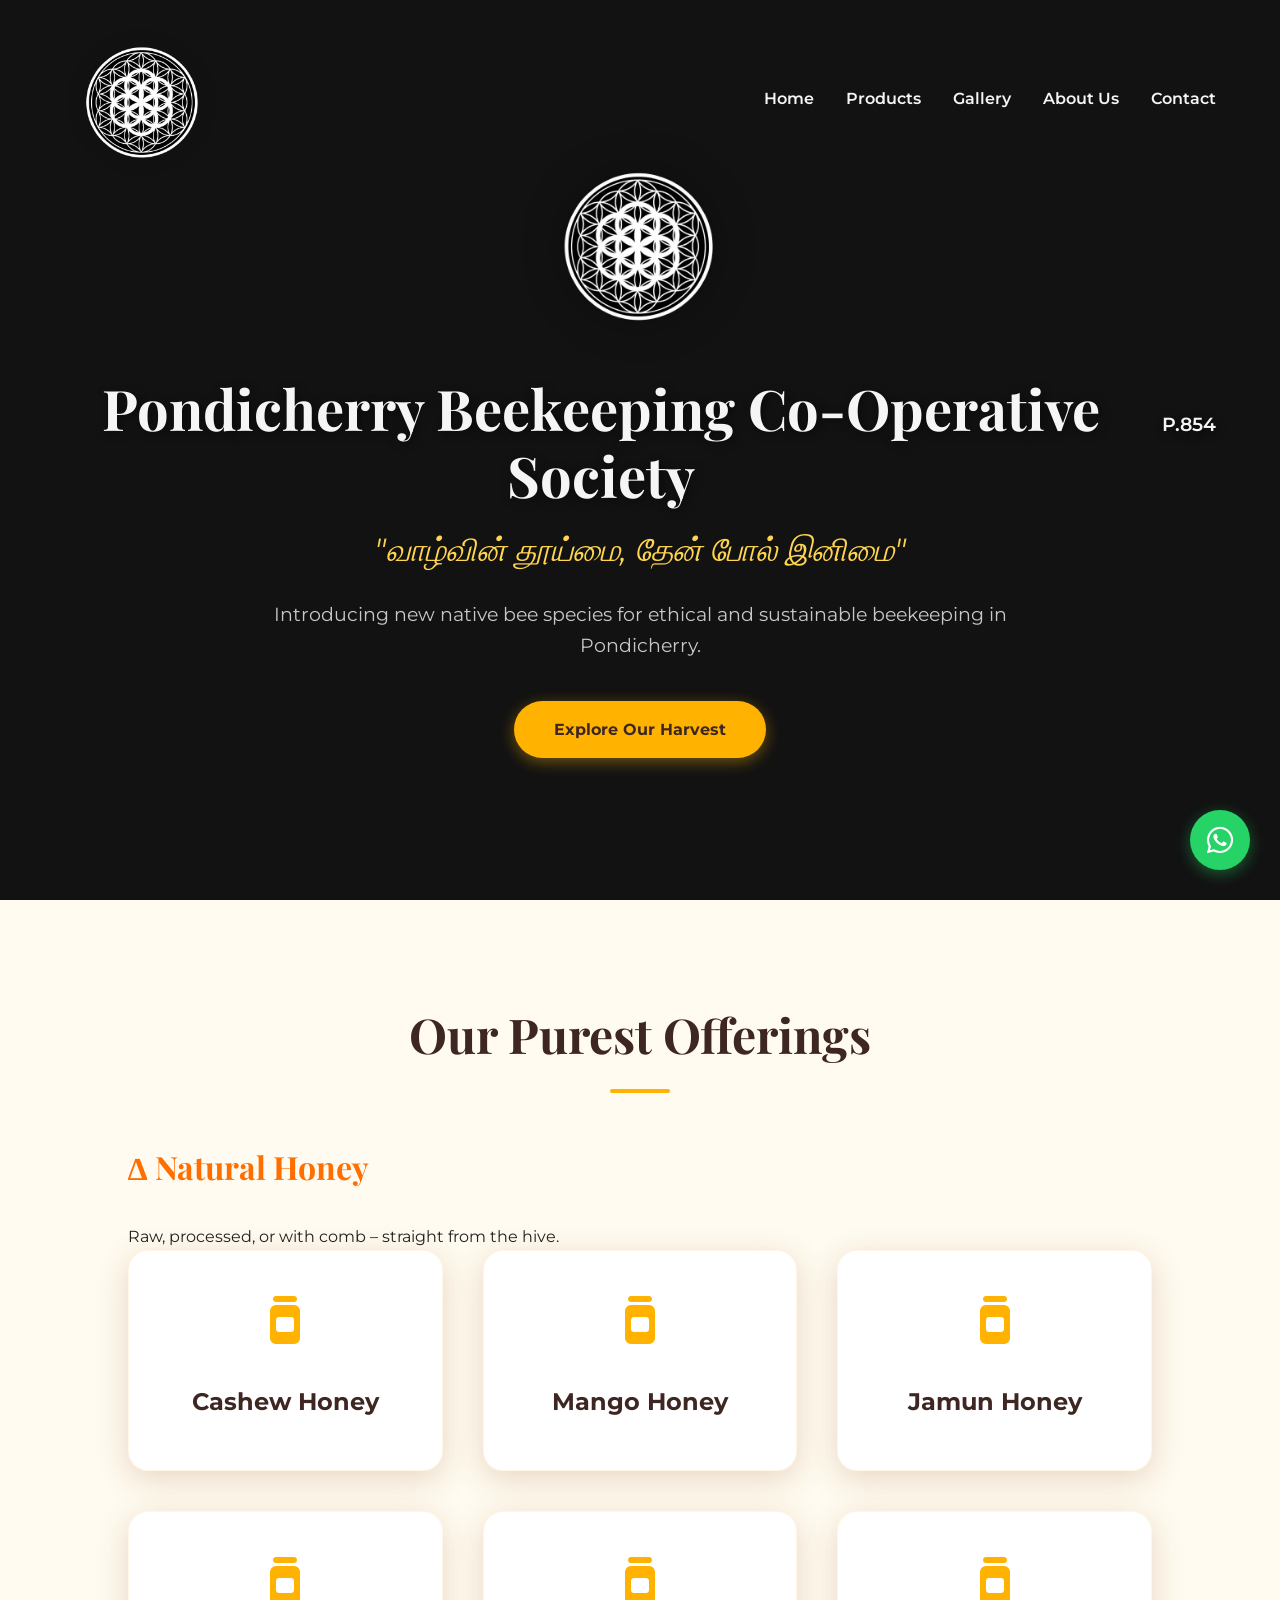
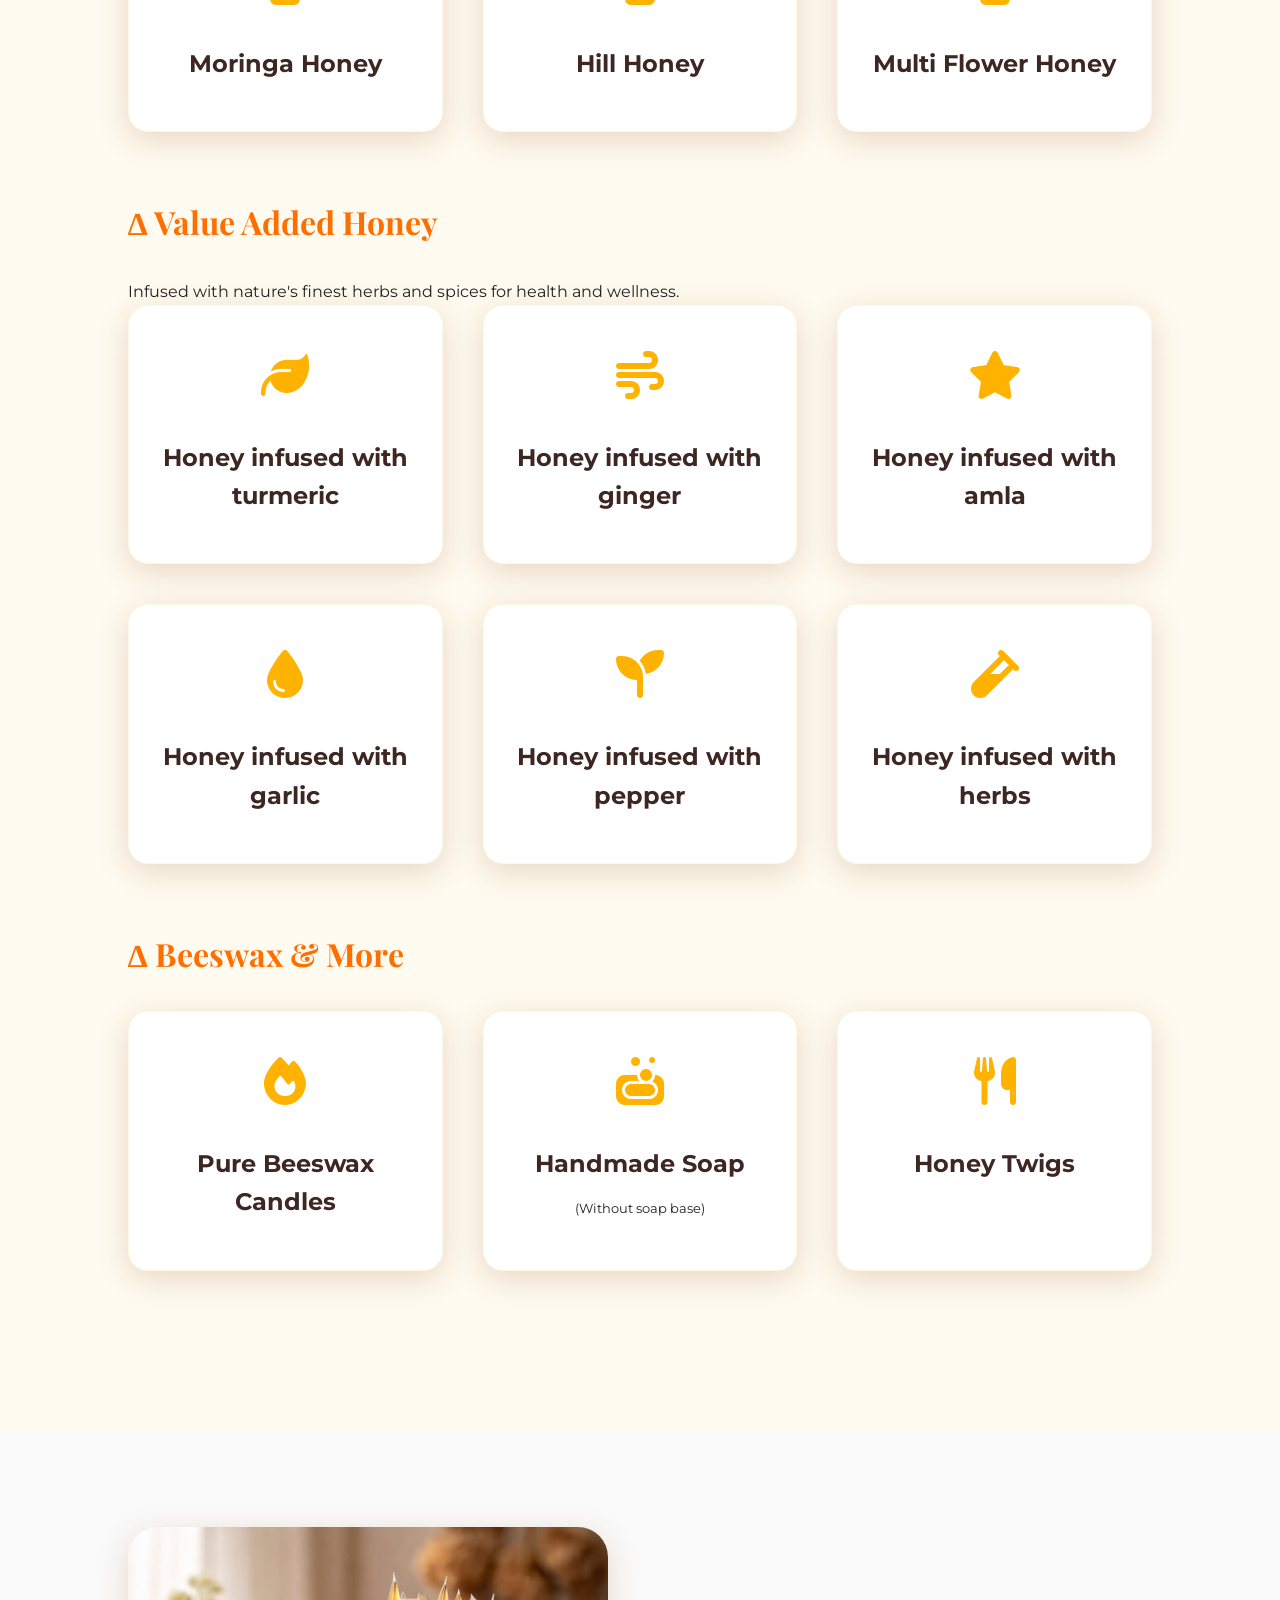
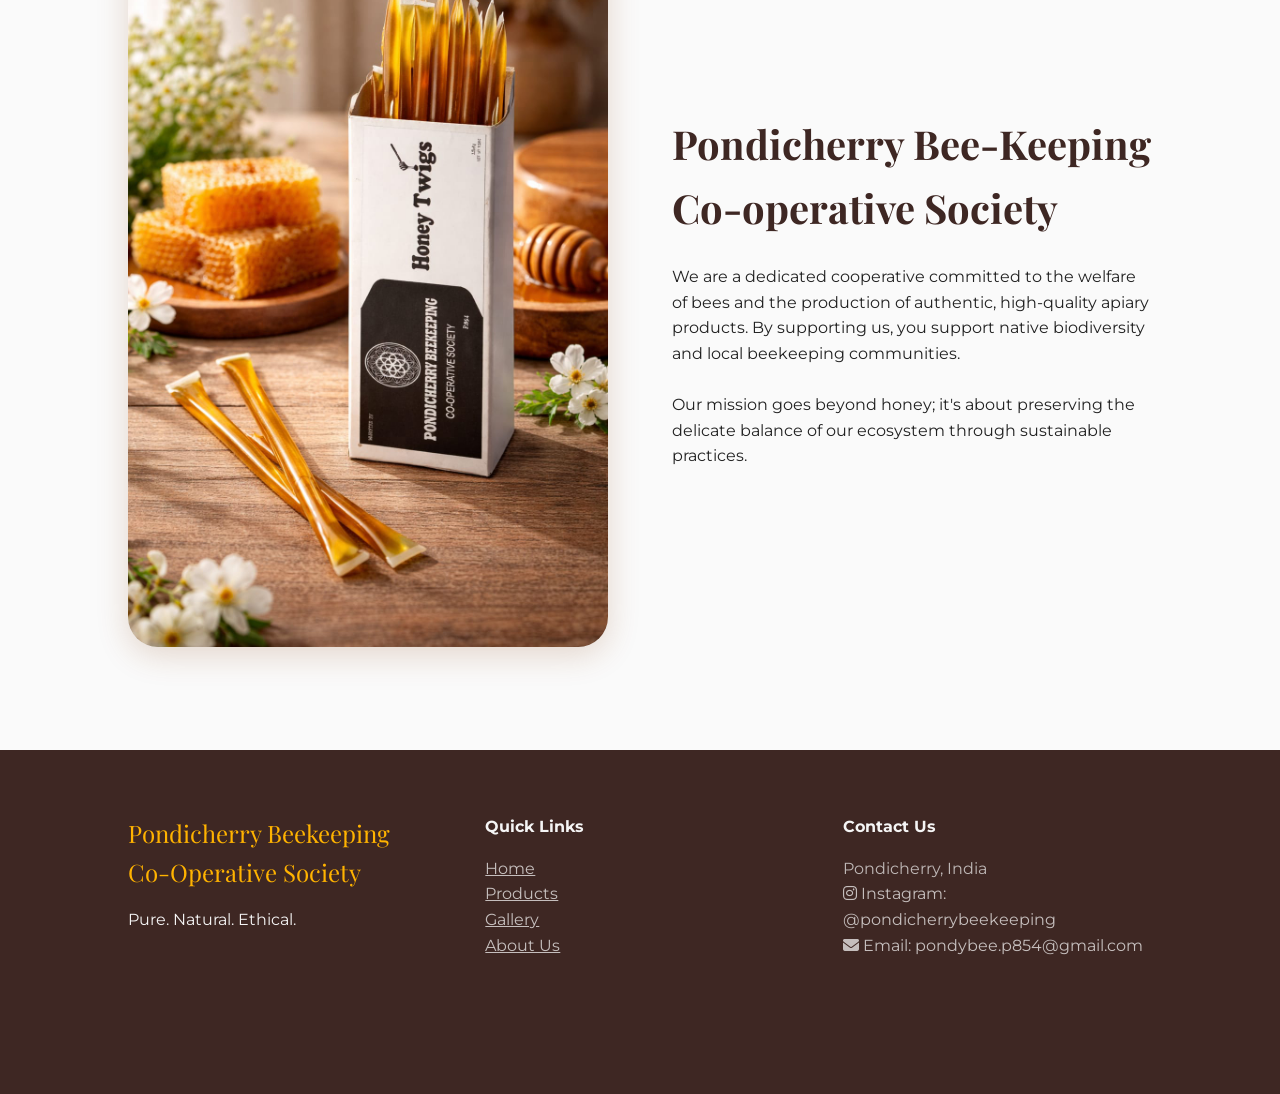
<file: index.html>
<!DOCTYPE html>
<html lang="en">

<head>
    <!-- Google tag (gtag.js) -->
    <script async src="https://www.googletagmanager.com/gtag/js?id=G-ML1HF67XV4"></script>
    <script>
      window.dataLayer = window.dataLayer || [];
      function gtag(){dataLayer.push(arguments);}
      gtag('js', new Date());

      gtag('config', 'G-ML1HF67XV4');
    </script>

    <meta charset="UTF-8">
    <meta name="viewport" content="width=device-width, initial-scale=1.0">
    <title>Pondy Bee | Save the Bees, Sustain the Future</title>
    <meta name="description"
        content="Pondicherry Bee-Keeping Co-operative Society. Pure, raw honey and beeswax products. Save the bees, support native species.">
    <link rel="stylesheet" href="style.css">
    <link rel="stylesheet" href="https://cdnjs.cloudflare.com/ajax/libs/font-awesome/6.4.0/css/all.min.css">
</head>

<body>

    <header id="header">
        <a href="#" class="logo">
            <img src="images/logo-trans.png" alt="Pondy Bee Logo" id="main-logo">
        </a>
        <nav>
            <ul id="nav-menu">
                <li><a href="#hero">Home</a></li>
                <li><a href="#products">Products</a></li>
                <li><a href="gallery.html">Gallery</a></li>
                <li><a href="about-us.html">About Us</a></li>
                <li><a href="https://www.instagram.com/pondicherrybeekeeping/?hl=en" target="_blank">Contact</a></li>
            </ul>
        </nav>
        <div class="menu-toggle" id="mobile-menu">
            <i class="fas fa-bars"></i>
        </div>
    </header>

    <section class="hero" id="hero">
        <div class="hero-content reveal">
            <img src="images/logo-trans.png" alt="Pondy Bee Logo" class="hero-logo">
            <h1 class="hero-title">
                <span class="title-text">
                    <span class="main-title">Pondicherry Beekeeping</span>
                    <span class="sub-title">Co-Operative Society</span>
                </span>
                <span class="reg-no">P.854</span>
            </h1>
            <p class="tamil-subtitle">"வாழ்வின் தூய்மை, தேன் போல் இனிமை"</p>
            <p class="mission-text">Introducing new native bee species for ethical and sustainable beekeeping in
                Pondicherry.</p>
            <a href="#products" class="btn">Explore Our Harvest</a>
        </div>
    </section>

    <section id="products">
        <h2 class="section-title reveal">Our Purest Offerings</h2>

        <div class="product-category reveal">
            <h3>∆ Natural Honey</h3>
            <p>Raw, processed, or with comb – straight from the hive.</p>
            <div class="products-grid">
                <div class="product-card">
                    <div class="product-icon"><i class="fas fa-jar"></i></div>
                    <h4>Cashew Honey</h4>
                </div>
                <div class="product-card">
                    <div class="product-icon"><i class="fas fa-jar"></i></div>
                    <h4>Mango Honey</h4>
                </div>
                <div class="product-card">
                    <div class="product-icon"><i class="fas fa-jar"></i></div>
                    <h4>Jamun Honey</h4>
                </div>
                <div class="product-card">
                    <div class="product-icon"><i class="fas fa-jar"></i></div>
                    <h4>Moringa Honey</h4>
                </div>
                <div class="product-card">
                    <div class="product-icon"><i class="fas fa-jar"></i></div>
                    <h4>Hill Honey</h4>
                </div>
                <div class="product-card">
                    <div class="product-icon"><i class="fas fa-jar"></i></div>
                    <h4>Multi Flower Honey</h4>
                </div>
            </div>
        </div>

        <div class="product-category reveal">
            <h3>∆ Value Added Honey</h3>
            <p>Infused with nature's finest herbs and spices for health and wellness.</p>
            <div class="products-grid">
                <div class="product-card">
                    <div class="product-icon"><i class="fas fa-leaf"></i></div>
                    <h4>Honey infused with turmeric</h4>
                </div>
                <div class="product-card">
                    <div class="product-icon"><i class="fas fa-wind"></i></div>
                    <h4>Honey infused with ginger</h4>
                </div>
                <div class="product-card">
                    <div class="product-icon"><i class="fas fa-star"></i></div>
                    <h4>Honey infused with amla</h4>
                </div>
                <div class="product-card">
                    <div class="product-icon"><i class="fas fa-tint"></i></div>
                    <h4>Honey infused with garlic</h4>
                </div>
                <div class="product-card">
                    <div class="product-icon"><i class="fas fa-seedling"></i></div>
                    <h4>Honey infused with pepper</h4>
                </div>
                <div class="product-card">
                    <div class="product-icon"><i class="fas fa-vial"></i></div>
                    <h4>Honey infused with herbs</h4>
                </div>
            </div>
        </div>

        <div class="product-category reveal">
            <h3>∆ Beeswax & More</h3>
            <div class="products-grid">
                <div class="product-card">
                    <div class="product-icon"><i class="fas fa-fire"></i></div>
                    <h4>Pure Beeswax Candles</h4>
                </div>
                <div class="product-card">
                    <div class="product-icon"><i class="fas fa-soap"></i></div>
                    <h4>Handmade Soap</h4>
                    <p style="font-size: 0.8rem; margin-top: 0.5rem;">(Without soap base)</p>
                </div>
                <div class="product-card">
                    <div class="product-icon"><i class="fas fa-utensils"></i></div>
                    <h4>Honey Twigs</h4>
                </div>
            </div>
        </div>
    </section>

    <section class="society" id="society">
        <div class="reveal">
            <img src="images/WhatsApp Image 2026-04-22 at 20.37.37 (2).jpeg" alt="Pondy Bee Society"
                class="society-img">
        </div>
        <div class="society-content reveal">
            <h2>Pondicherry Bee-Keeping Co-operative Society</h2>
            <p>We are a dedicated cooperative committed to the welfare of bees and the production of authentic,
                high-quality apiary products. By supporting us, you support native biodiversity and local beekeeping
                communities.</p>
            <br>
            <p>Our mission goes beyond honey; it's about preserving the delicate balance of our ecosystem through
                sustainable practices.</p>
        </div>
    </section>

    <footer id="contact">
        <div class="footer-content">
            <div class="reveal">
                <div class="footer-logo">Pondicherry Beekeeping Co-Operative Society</div>
                <p>Pure. Natural. Ethical.</p>
            </div>
            <div class="reveal">
                <h4>Quick Links</h4>
                <ul style="list-style: none; margin-top: 1rem;">
                    <li><a href="#hero" style="color: white; opacity: 0.7;">Home</a></li>
                    <li><a href="#products" style="color: white; opacity: 0.7;">Products</a></li>
                    <li><a href="gallery.html" style="color: white; opacity: 0.7;">Gallery</a></li>
                    <li><a href="about-us.html" style="color: white; opacity: 0.7;">About Us</a></li>
                </ul>
            </div>
            <div class="reveal">
                <h4>Contact Us</h4>
                <p style="margin-top: 1rem; opacity: 0.7;">Pondicherry, India</p>
                <p style="opacity: 0.7;"><a href="https://www.instagram.com/pondicherrybeekeeping/?hl=en" target="_blank" style="color: white; text-decoration: none;"><i class="fab fa-instagram"></i> Instagram: @pondicherrybeekeeping</a></p>
                <p style="opacity: 0.7;"><a href="mailto:pondybee.p854@gmail.com" style="color: white; text-decoration: none;"><i class="fas fa-envelope"></i> Email: pondybee.p854@gmail.com</a></p>
            </div>
        </div>
        <div class="footer-bottom reveal">
            &copy; 2026 Pondicherry Bee-Keeping Co-operative Society. All rights reserved.
        </div>
    </footer>

    <script src="script.js"></script>
    <a href="https://wa.me/916382451476" class="whatsapp-float" target="_blank">
        <i class="fab fa-whatsapp"></i>
    </a>

</body>

</html>
</file>
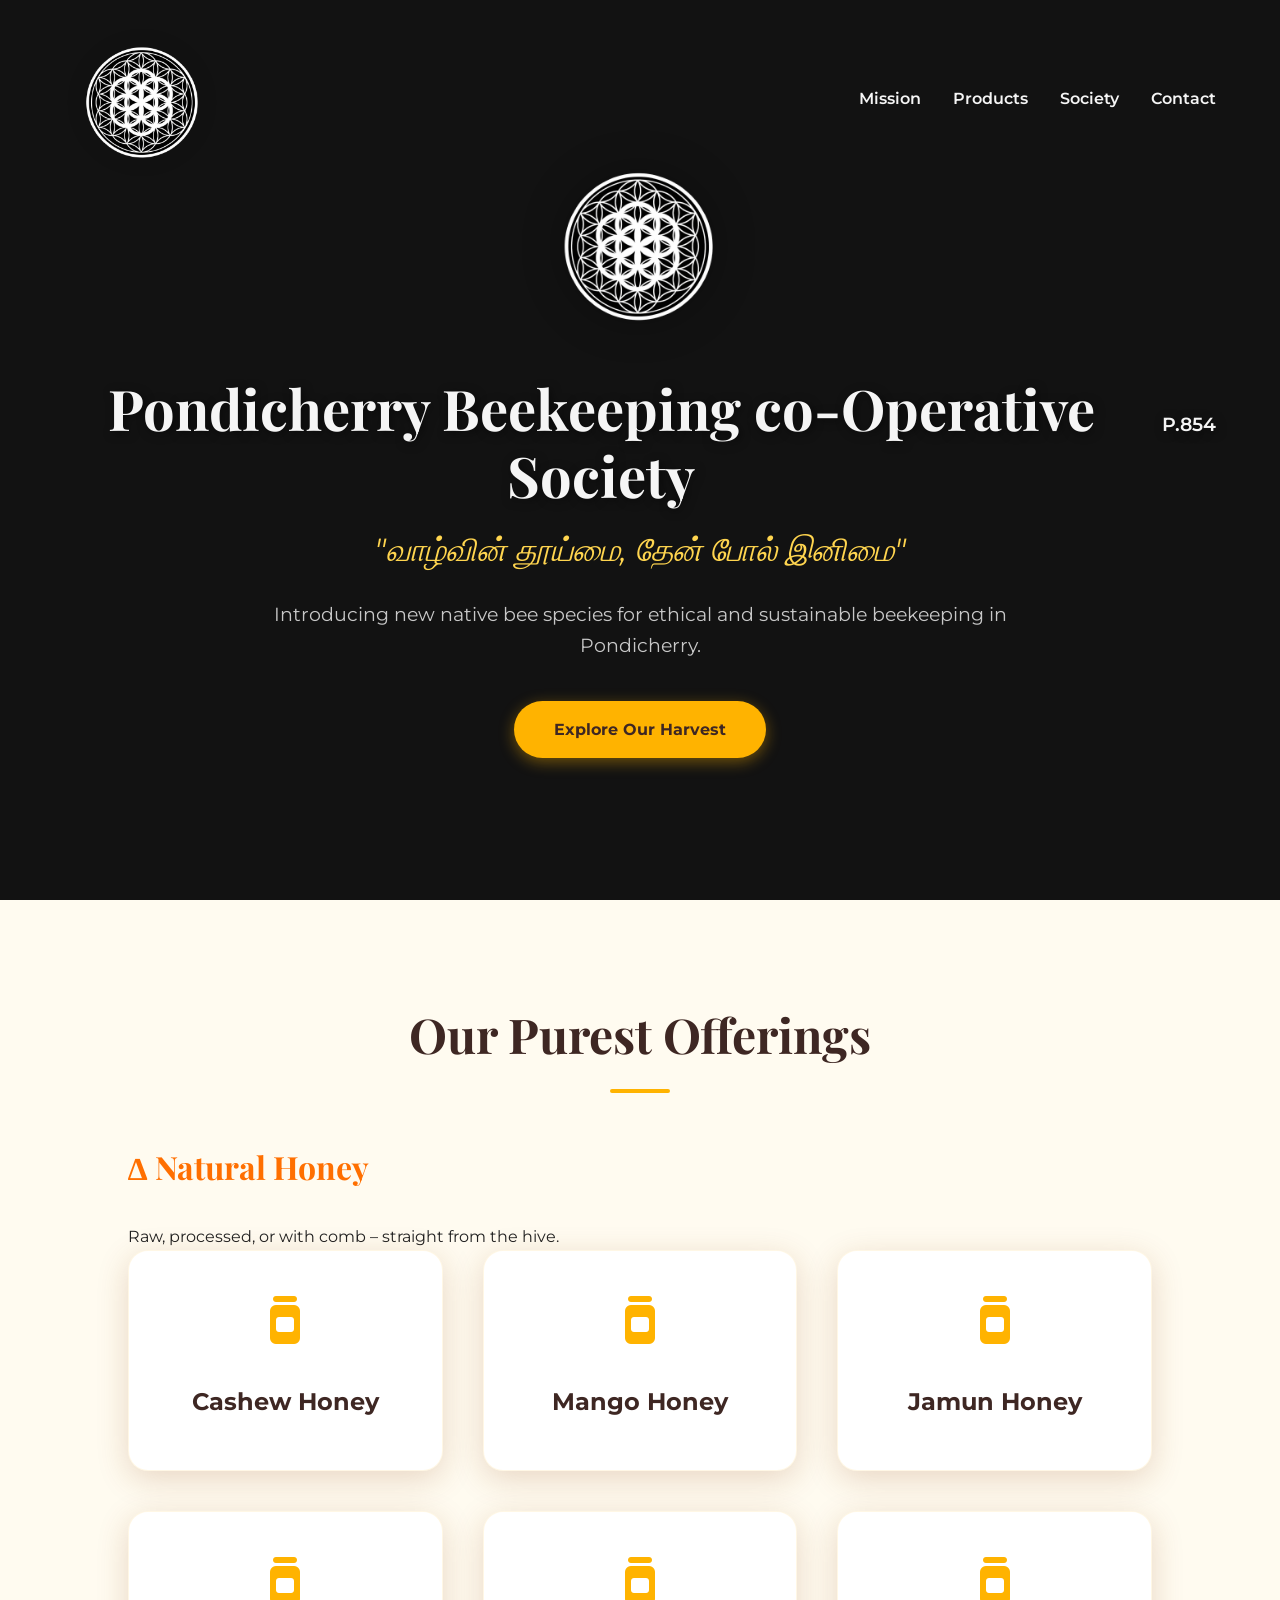
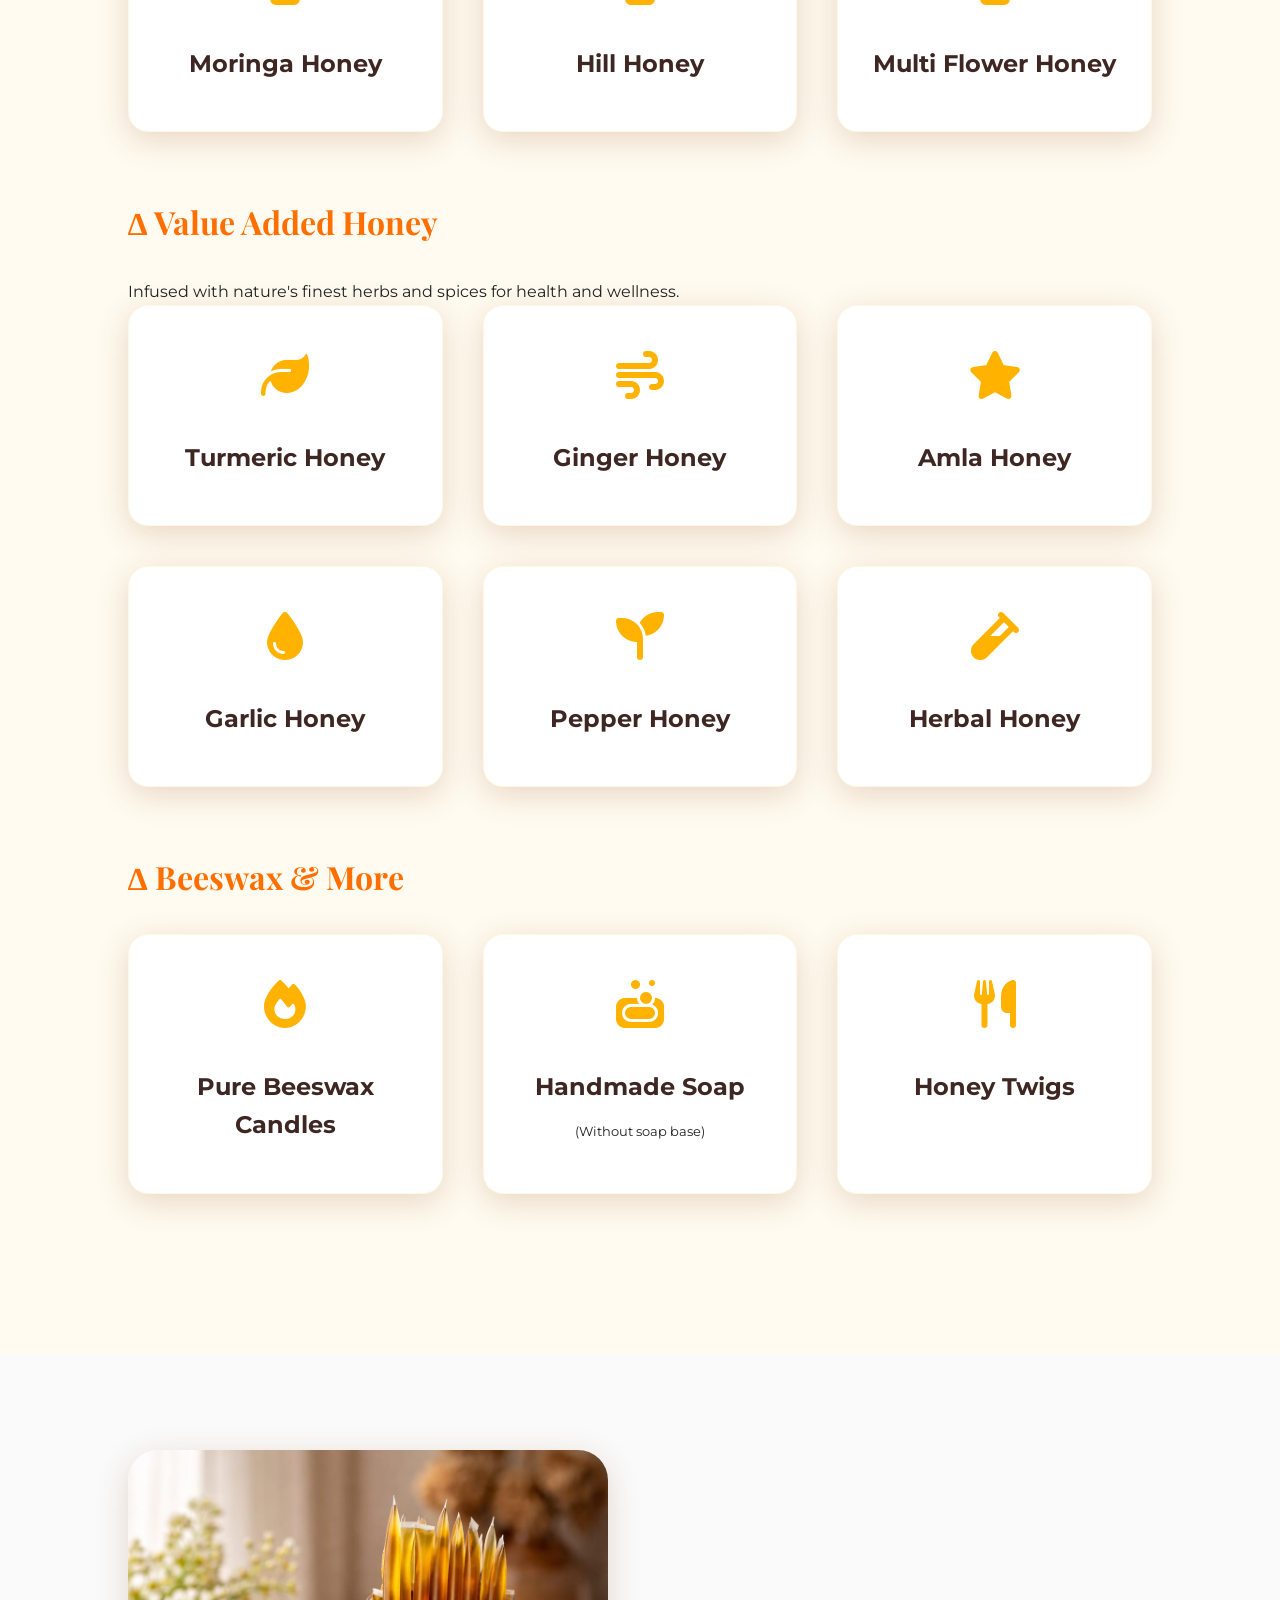
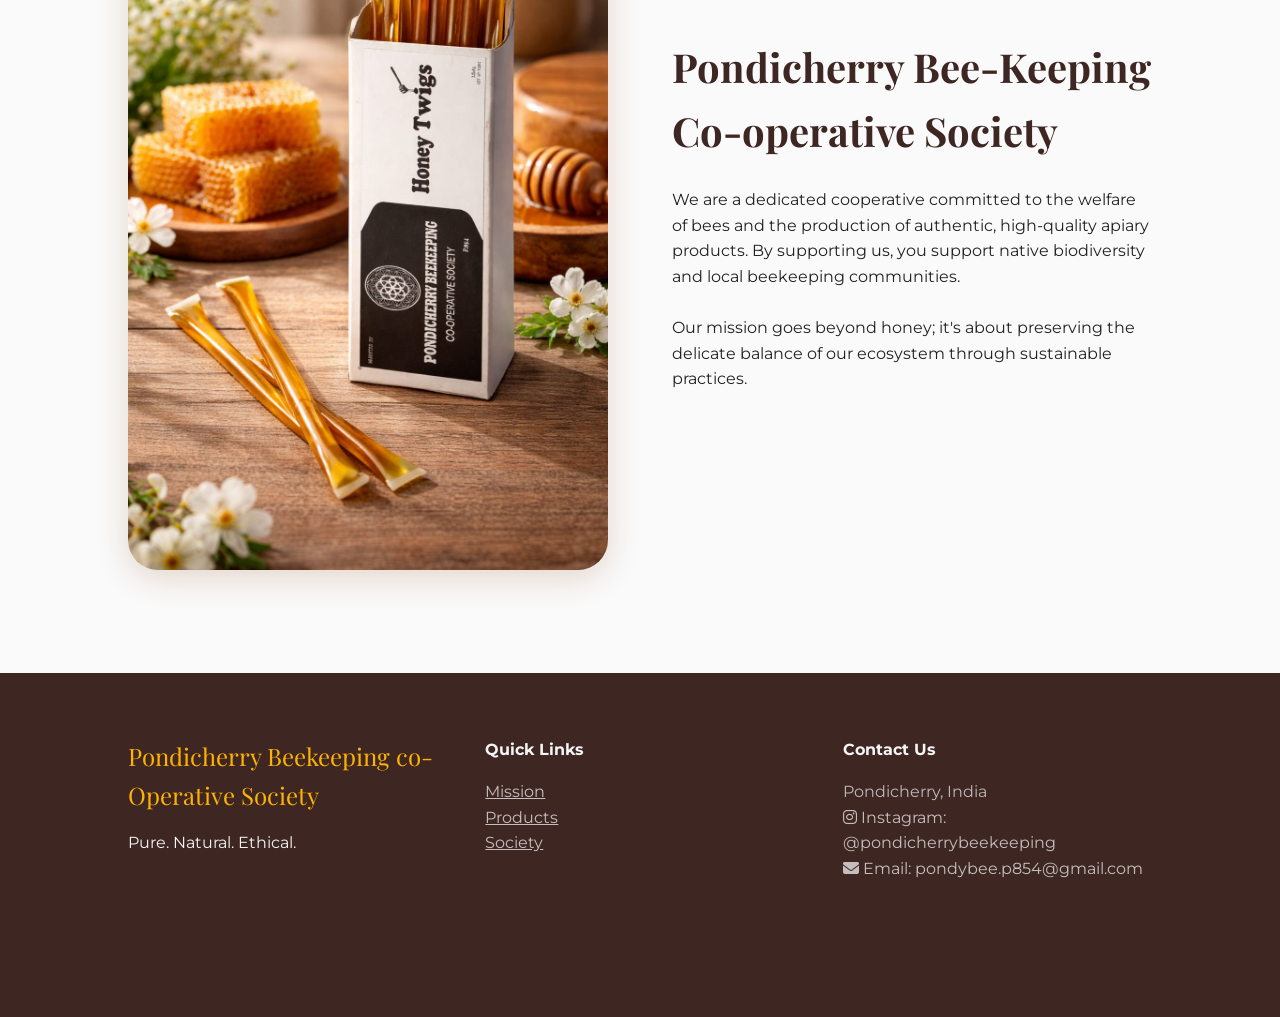
<file: 1/index.html>
<!DOCTYPE html>
<html lang="en">

<head>
    <meta charset="UTF-8">
    <meta name="viewport" content="width=device-width, initial-scale=1.0">
    <title>Pondy Bee | Save the Bees, Sustain the Future</title>
    <meta name="description"
        content="Pondicherry Bee-Keeping Co-operative Society. Pure, raw honey and beeswax products. Save the bees, support native species.">
    <link rel="stylesheet" href="style.css">
    <link rel="stylesheet" href="https://cdnjs.cloudflare.com/ajax/libs/font-awesome/6.4.0/css/all.min.css">
</head>

<body>

    <header id="header">
        <a href="#" class="logo">
            <img src="images/logo-trans.png" alt="Pondy Bee Logo" id="main-logo">
        </a>
        <nav>
            <ul id="nav-menu">
                <li><a href="#hero">Mission</a></li>
                <li><a href="#products">Products</a></li>
                <li><a href="#society">Society</a></li>
                <li><a href="https://www.instagram.com/pondicherrybeekeeping/?hl=en" target="_blank">Contact</a></li>
            </ul>
        </nav>
        <div class="menu-toggle" id="mobile-menu">
            <i class="fas fa-bars"></i>
        </div>
    </header>

    <section class="hero" id="hero">
        <div class="hero-content reveal">
            <img src="images/logo-trans.png" alt="Pondy Bee Logo" class="hero-logo">
            <h1 class="hero-title">
                Pondicherry Beekeeping co-Operative Society
                <span class="reg-no">P.854</span>
            </h1>
            <p class="tamil-subtitle">"வாழ்வின் தூய்மை, தேன் போல் இனிமை"</p>
            <p class="mission-text">Introducing new native bee species for ethical and sustainable beekeeping in
                Pondicherry.</p>
            <a href="#products" class="btn">Explore Our Harvest</a>
        </div>
    </section>

    <section id="products">
        <h2 class="section-title reveal">Our Purest Offerings</h2>

        <div class="product-category reveal">
            <h3>∆ Natural Honey</h3>
            <p>Raw, processed, or with comb – straight from the hive.</p>
            <div class="products-grid">
                <div class="product-card">
                    <div class="product-icon"><i class="fas fa-jar"></i></div>
                    <h4>Cashew Honey</h4>
                </div>
                <div class="product-card">
                    <div class="product-icon"><i class="fas fa-jar"></i></div>
                    <h4>Mango Honey</h4>
                </div>
                <div class="product-card">
                    <div class="product-icon"><i class="fas fa-jar"></i></div>
                    <h4>Jamun Honey</h4>
                </div>
                <div class="product-card">
                    <div class="product-icon"><i class="fas fa-jar"></i></div>
                    <h4>Moringa Honey</h4>
                </div>
                <div class="product-card">
                    <div class="product-icon"><i class="fas fa-jar"></i></div>
                    <h4>Hill Honey</h4>
                </div>
                <div class="product-card">
                    <div class="product-icon"><i class="fas fa-jar"></i></div>
                    <h4>Multi Flower Honey</h4>
                </div>
            </div>
        </div>

        <div class="product-category reveal">
            <h3>∆ Value Added Honey</h3>
            <p>Infused with nature's finest herbs and spices for health and wellness.</p>
            <div class="products-grid">
                <div class="product-card">
                    <div class="product-icon"><i class="fas fa-leaf"></i></div>
                    <h4>Turmeric Honey</h4>
                </div>
                <div class="product-card">
                    <div class="product-icon"><i class="fas fa-wind"></i></div>
                    <h4>Ginger Honey</h4>
                </div>
                <div class="product-card">
                    <div class="product-icon"><i class="fas fa-star"></i></div>
                    <h4>Amla Honey</h4>
                </div>
                <div class="product-card">
                    <div class="product-icon"><i class="fas fa-tint"></i></div>
                    <h4>Garlic Honey</h4>
                </div>
                <div class="product-card">
                    <div class="product-icon"><i class="fas fa-seedling"></i></div>
                    <h4>Pepper Honey</h4>
                </div>
                <div class="product-card">
                    <div class="product-icon"><i class="fas fa-vial"></i></div>
                    <h4>Herbal Honey</h4>
                </div>
            </div>
        </div>

        <div class="product-category reveal">
            <h3>∆ Beeswax & More</h3>
            <div class="products-grid">
                <div class="product-card">
                    <div class="product-icon"><i class="fas fa-fire"></i></div>
                    <h4>Pure Beeswax Candles</h4>
                </div>
                <div class="product-card">
                    <div class="product-icon"><i class="fas fa-soap"></i></div>
                    <h4>Handmade Soap</h4>
                    <p style="font-size: 0.8rem; margin-top: 0.5rem;">(Without soap base)</p>
                </div>
                <div class="product-card">
                    <div class="product-icon"><i class="fas fa-utensils"></i></div>
                    <h4>Honey Twigs</h4>
                </div>
            </div>
        </div>
    </section>

    <section class="society" id="society">
        <div class="reveal">
            <img src="images/WhatsApp Image 2026-04-22 at 20.37.37 (2).jpeg" alt="Pondy Bee Society"
                class="society-img">
        </div>
        <div class="society-content reveal">
            <h2>Pondicherry Bee-Keeping Co-operative Society</h2>
            <p>We are a dedicated cooperative committed to the welfare of bees and the production of authentic,
                high-quality apiary products. By supporting us, you support native biodiversity and local beekeeping
                communities.</p>
            <br>
            <p>Our mission goes beyond honey; it's about preserving the delicate balance of our ecosystem through
                sustainable practices.</p>
        </div>
    </section>

    <footer id="contact">
        <div class="footer-content">
            <div class="reveal">
                <div class="footer-logo">Pondicherry Beekeeping co-Operative Society</div>
                <p>Pure. Natural. Ethical.</p>
            </div>
            <div class="reveal">
                <h4>Quick Links</h4>
                <ul style="list-style: none; margin-top: 1rem;">
                    <li><a href="#hero" style="color: white; opacity: 0.7;">Mission</a></li>
                    <li><a href="#products" style="color: white; opacity: 0.7;">Products</a></li>
                    <li><a href="#society" style="color: white; opacity: 0.7;">Society</a></li>
                </ul>
            </div>
            <div class="reveal">
                <h4>Contact Us</h4>
                <p style="margin-top: 1rem; opacity: 0.7;">Pondicherry, India</p>
                <p style="opacity: 0.7;"><a href="https://www.instagram.com/pondicherrybeekeeping/?hl=en" target="_blank" style="color: white; text-decoration: none;"><i class="fab fa-instagram"></i> Instagram: @pondicherrybeekeeping</a></p>
                <p style="opacity: 0.7;"><a href="mailto:pondybee.p854@gmail.com" style="color: white; text-decoration: none;"><i class="fas fa-envelope"></i> Email: pondybee.p854@gmail.com</a></p>
            </div>
        </div>
        <div class="footer-bottom reveal">
            &copy; 2026 Pondicherry Bee-Keeping Co-operative Society. All rights reserved.
        </div>
    </footer>

    <script src="script.js"></script>
</body>

</html>
</file>
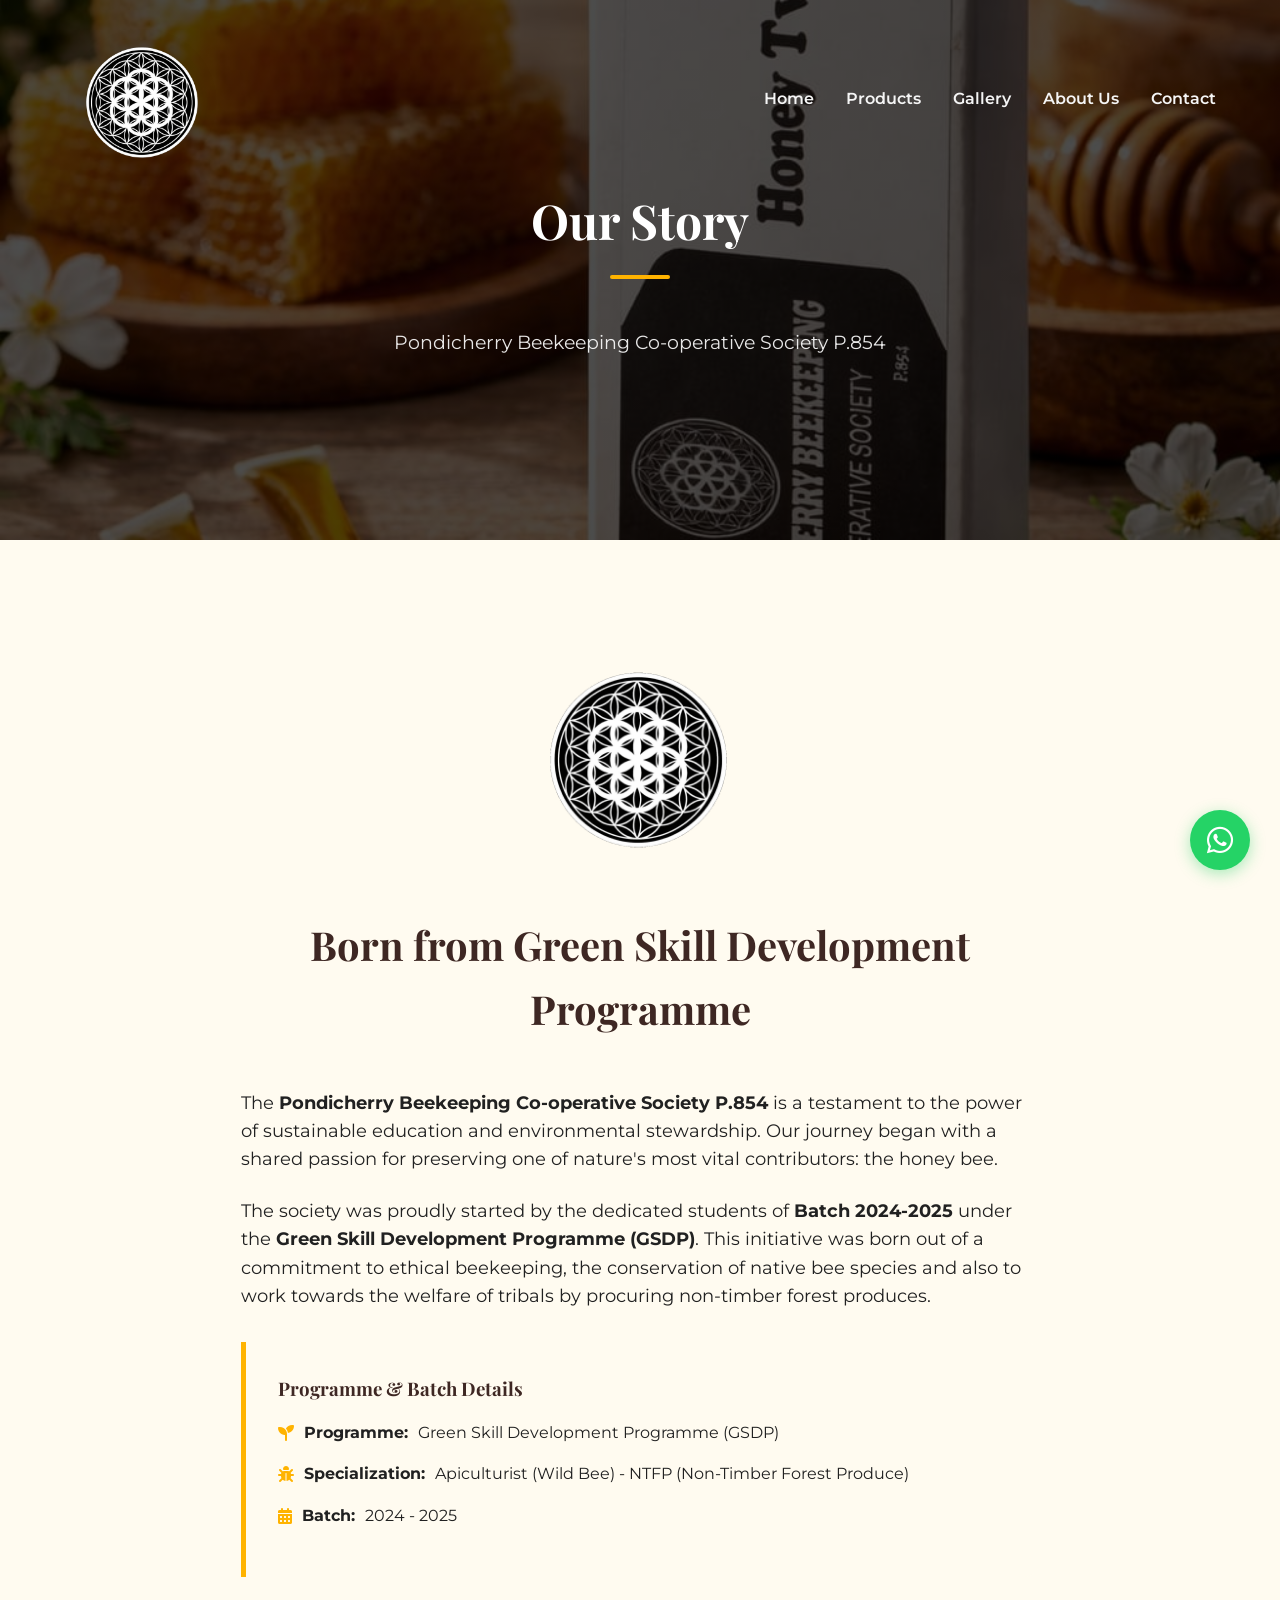
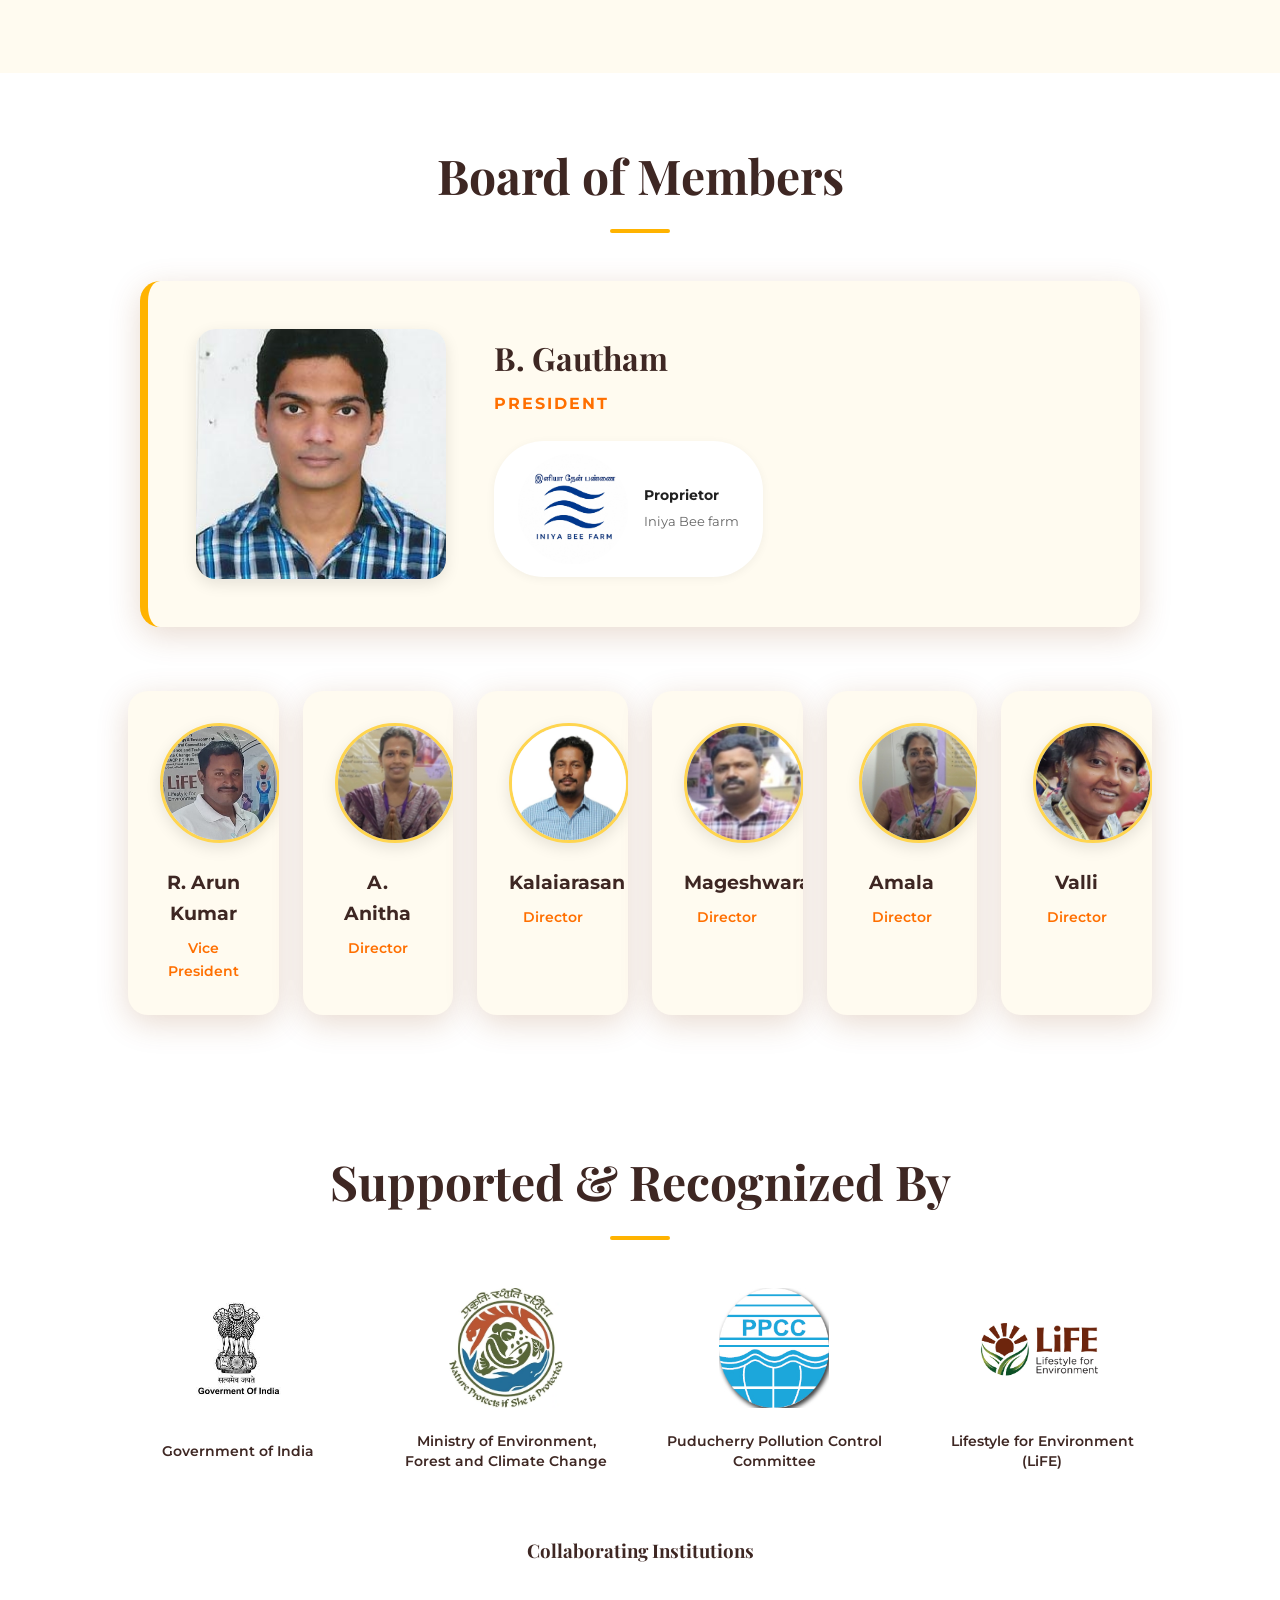
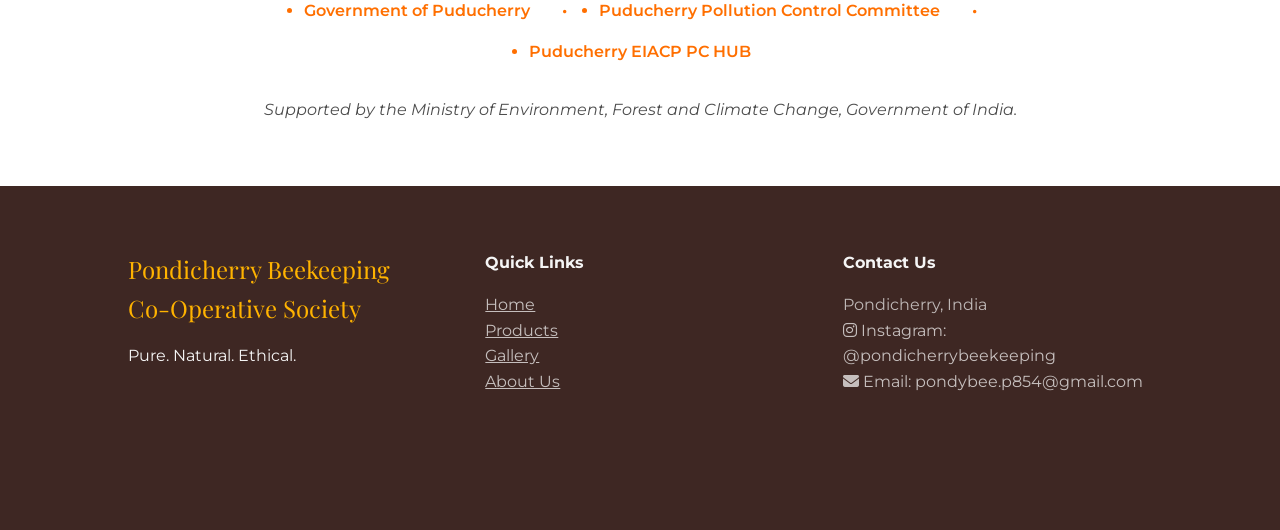
<file: about-us.html>
<!DOCTYPE html>
<html lang="en">

<head>
    <!-- Google tag (gtag.js) -->
    <script async src="https://www.googletagmanager.com/gtag/js?id=G-ML1HF67XV4"></script>
    <script>
      window.dataLayer = window.dataLayer || [];
      function gtag(){dataLayer.push(arguments);}
      gtag('js', new Date());

      gtag('config', 'G-ML1HF67XV4');
    </script>

    <meta charset="UTF-8">
    <meta name="viewport" content="width=device-width, initial-scale=1.0">
    <title>About Us | Pondy Bee - Our Story & Partners</title>
    <meta name="description"
        content="Learn about the origins of Pondicherry Beekeeping Co-operative Society P.854, started by GSDP students of batch 2024-2025.">
    <link rel="stylesheet" href="style.css">
    <link rel="stylesheet" href="https://cdnjs.cloudflare.com/ajax/libs/font-awesome/6.4.0/css/all.min.css">
    <style>
        .about-hero {
            height: 60vh;
            background: linear-gradient(rgba(0, 0, 0, 0.7), rgba(0, 0, 0, 0.7)), url('images/WhatsApp Image 2026-04-22 at 20.37.37 (2).jpeg');
            background-size: cover;
            background-position: center;
            display: flex;
            align-items: center;
            justify-content: center;
            text-align: center;
            color: white;
        }

        .partners-section {
            background: #fff;
            padding: 4rem 10%;
        }

        .partners-grid {
            display: grid;
            grid-template-columns: repeat(auto-fit, minmax(200px, 1fr));
            gap: 3rem;
            align-items: center;
            justify-items: center;
            margin-top: 3rem;
        }

        .collaborators-list {
            display: flex;
            flex-wrap: wrap;
            justify-content: center;
            gap: 1rem 2rem;
            font-weight: 600;
            color: var(--accent);
            padding: 0 5%;
            /* list-style: none; */
        }

        .collaborators-list li {
            position: relative;
        }

        .collaborators-list li:not(:last-child)::after {
            content: '•';
            margin-left: 2rem;
            color: var(--accent);
        }

        .partner-card {
            text-align: center;
            transition: transform 0.3s ease;
            width: 100%;
            max-width: 250px;
        }

        .partner-card:hover {
            transform: translateY(-5px);
        }

        .partner-logo {
            max-width: 100%;
            height: auto;
            max-height: 120px;
            margin-bottom: 1rem;
            filter: grayscale(20%);
            transition: filter 0.3s ease;
            object-fit: contain;
        }

        .partner-card:hover .partner-logo {
            filter: grayscale(0%);
        }

        .partner-name {
            font-size: 0.9rem;
            font-weight: 600;
            color: var(--secondary);
            line-height: 1.4;
        }

        .gsdp-details {
            background: var(--bg-light);
            border-left: 5px solid var(--primary);
            padding: 2rem;
            margin-top: 2rem;
            border-radius: 0 15px 15px 0;
        }

        .gsdp-details h3 {
            color: var(--secondary);
            margin-bottom: 1rem;
        }

        .gsdp-list {
            list-style: none;
        }

        .gsdp-list li {
            margin-bottom: 1rem;
            display: flex;
            align-items: flex-start;
            gap: 10px;
        }

        .gsdp-list i {
            color: var(--primary);
            margin-top: 5px;
        }

        .story-content {
            max-width: 900px;
            margin: 0 auto;
            padding: 0 5%;
        }

        .logo-main-about {
            max-width: 250px;
            width: 100%;
            margin-bottom: 2rem;
        }

        @media (max-width: 768px) {
            .about-hero {
                height: 50vh;
            }

            .about-hero h1 {
                font-size: 2.2rem !important;
            }

            .partners-grid {
                grid-template-columns: repeat(auto-fit, minmax(140px, 1fr));
                gap: 2rem;
            }

            .collaborators-list {
                flex-direction: column;
                gap: 1.5rem;
                align-items: center;
            }

            .collaborators-list li:not(:last-child)::after {
                display: none;
            }

            .gsdp-details {
                padding: 1.5rem;
                border-radius: 15px;
                border-left: none !important;
                border-top: 5px solid var(--primary) !important;
            }

            section {
                padding: 4rem 5% !important;
                overflow-x: hidden;
            }
        }

        /* Board of Members Styles */
        .board-section {
            padding: 4rem 10%;
            background: #fff;
        }

        .board-container {
            max-width: 1200px;
            margin: 0 auto;
        }

        .member-card {
            background: var(--bg-light);
            border-radius: 20px;
            box-shadow: var(--shadow);
            overflow: hidden;
            transition: transform 0.3s ease;
        }

        .member-card:hover {
            transform: translateY(-10px);
        }

        .member-card.president {
            display: flex;
            align-items: center;
            gap: 3rem;
            padding: 3rem;
            margin-bottom: 4rem;
            border-left: 8px solid var(--primary);
            max-width: 1000px;
            margin-left: auto;
            margin-right: auto;
        }

        .member-img-container {
            flex: 0 0 250px;
            height: 250px;
            border-radius: 20px;
            overflow: hidden;
            box-shadow: 0 5px 15px rgba(0, 0, 0, 0.1);
        }

        .member-photo {
            width: 100%;
            height: 100%;
            object-fit: cover;
        }

        .member-info .member-name {
            font-size: 2rem;
            color: var(--secondary);
            margin-bottom: 0.5rem;
        }

        .member-role {
            font-weight: 700;
            color: var(--accent);
            text-transform: uppercase;
            letter-spacing: 2px;
            margin-bottom: 1.5rem;
            display: block;
        }

        .member-affiliation {
            display: flex;
            align-items: center;
            gap: 1rem;
            background: white;
            padding: 0.8rem 1.5rem;
            border-radius: 50px;
            width: fit-content;
            box-shadow: 0 2px 10px rgba(0, 0, 0, 0.05);
        }

        .affiliation-logo {
            height: 110px;
            width: 110px;
            object-fit: contain;
            border-radius: 50%;
        }

        .members-grid {
            display: grid;
            grid-template-columns: repeat(6, 1fr);
            gap: 1.5rem;
        }

        .secondary-member {
            padding: 2rem;
            text-align: center;
        }

        .member-img-placeholder,
        .secondary-member-img {
            width: 120px;
            height: 120px;
            background: #eee;
            border-radius: 50%;
            display: flex;
            align-items: center;
            justify-content: center;
            margin: 0 auto 1.5rem;
            font-size: 3rem;
            color: #ccc;
            border: 3px solid var(--primary-light);
            overflow: hidden;
            box-shadow: 0 5px 15px rgba(0,0,0,0.1);
        }

        .secondary-member-img img {
            width: 100%;
            height: 100%;
            object-fit: cover;
        }

        @media (max-width: 768px) {
            .member-card.president {
                flex-direction: column;
                text-align: center;
                padding: 2rem;
                gap: 1.5rem;
            }

            .member-img-container {
                flex: 0 0 200px;
                width: 200px;
                height: 200px;
            }

            .member-affiliation {
                margin: 0 auto;
                flex-direction: column;
                border-radius: 20px;
                padding: 1rem;
            }

            .members-grid {
                grid-template-columns: repeat(auto-fit, minmax(200px, 1fr));
            }
        }
    </style>
</head>

<body>

    <header id="header">
        <a href="index.html" class="logo">
            <img src="images/logo-trans.png" alt="Pondy Bee Logo" id="main-logo">
        </a>
        <nav>
            <ul id="nav-menu">
                <li><a href="index.html">Home</a></li>
                <li><a href="index.html#products">Products</a></li>
                <li><a href="gallery.html">Gallery</a></li>
                <li><a href="about-us.html" class="active">About Us</a></li>
                <li><a href="https://www.instagram.com/pondicherrybeekeeping/?hl=en" target="_blank">Contact</a></li>
            </ul>
        </nav>
        <div class="menu-toggle" id="mobile-menu">
            <i class="fas fa-bars"></i>
        </div>
    </header>

    <section class="about-hero">
        <div class="reveal">
            <h1 class="section-title" style="color: white; border-bottom: none;">Our Story</h1>
            <p style="font-size: 1.2rem; opacity: 0.9;">Pondicherry Beekeeping Co-operative Society P.854</p>
        </div>
    </section>

    <section class="story-section">
        <div class="story-content reveal">
            <div style="text-align: center; margin-bottom: 3rem;">
                <img src="images/logo-trans.png" alt="Pondy Bee Logo" class="logo-main-about">
                <h2 style="color: var(--secondary); font-size: 2.5rem;">Born from Green Skill Development Programme</h2>
            </div>

            <p style="font-size: 1.1rem; margin-bottom: 1.5rem;">
                The <strong>Pondicherry Beekeeping Co-operative Society P.854</strong> is a testament to the power of
                sustainable education and environmental stewardship. Our journey began with a shared passion for
                preserving one of nature's most vital contributors: the honey bee.
            </p>

            <p style="font-size: 1.1rem; margin-bottom: 1.5rem;">
                The society was proudly started by the dedicated students of <strong>Batch 2024-2025</strong> under the
                <strong>Green Skill Development Programme (GSDP)</strong>. This initiative was born out of a commitment
                to ethical beekeeping, the conservation of native bee species and also to work towards the welfare of
                tribals by procuring non-timber forest produces.
            </p>

            <div class="gsdp-details">
                <h3>Programme & Batch Details</h3>
                <ul class="gsdp-list">
                    <li><i class="fas fa-seedling"></i> <strong>Programme:</strong> Green Skill Development Programme
                        (GSDP)</li>
                    <li><i class="fas fa-bug"></i> <strong>Specialization:</strong> Apiculturist (Wild Bee) - NTFP
                        (Non-Timber Forest Produce)</li>
                    <li><i class="fas fa-calendar-alt"></i> <strong>Batch:</strong> 2024 - 2025</li>
                </ul>
            </div>
        </div>
    </section>

    <section class="board-section">
        <h2 class="section-title reveal">Board of Members</h2>

        <div class="board-container reveal">
            <!-- President (Featured) -->
            <div class="member-card president">
                <div class="member-img-container">
                    <img src="images/gallery/gautam.jpeg" alt="B. Gautham - President" class="member-photo">
                </div>
                <div class="member-info">
                    <h3 class="member-name">B. Gautham</h3>
                    <span class="member-role">President</span>
                    <div class="member-affiliation">
                        <img src="images/gallery/iniya.jpeg" alt="Iniya Bee farm Logo" class="affiliation-logo">
                        <div style="text-align: left;">
                            <strong style="display: block; font-size: 0.9rem;">Proprietor</strong>
                            <span style="font-size: 0.8rem; color: #666;">Iniya Bee farm</span>
                        </div>
                    </div>
                </div>
            </div>

            <!-- Other Members -->
            <div class="members-grid">
                <!-- Vice President -->
                <div class="member-card secondary-member">
                    <div class="secondary-member-img">
                        <img src="images/arun.jpeg" alt="R. Arun Kumar">
                    </div>
                    <div class="member-info">
                        <h4 class="member-name" style="font-size: 1.2rem;">R. Arun Kumar</h4>
                        <p style="font-size: 0.9rem; color: var(--accent); font-weight: 600;">Vice President</p>
                    </div>
                </div>

                <!-- 5 Directors -->
                <div class="member-card secondary-member">
                    <div class="secondary-member-img">
                        <img src="images/anitha.jpeg" alt="A. Anitha">
                    </div>
                    <div class="member-info">
                        <h4 class="member-name" style="font-size: 1.2rem;">A. Anitha</h4>
                        <p style="font-size: 0.9rem; color: var(--accent); font-weight: 600;">Director</p>
                    </div>
                </div>
                <div class="member-card secondary-member">
                    <div class="secondary-member-img">
                        <img src="images/kalai.jpeg" alt="Kalaiarasan">
                    </div>
                    <div class="member-info">
                        <h4 class="member-name" style="font-size: 1.2rem;">Kalaiarasan</h4>
                        <p style="font-size: 0.9rem; color: var(--accent); font-weight: 600;">Director</p>
                    </div>
                </div>
                <div class="member-card secondary-member">
                    <div class="secondary-member-img">
                        <img src="images/maheshwaran.jpeg" alt="Mageshwaran">
                    </div>
                    <div class="member-info">
                        <h4 class="member-name" style="font-size: 1.2rem;">Mageshwaran</h4>
                        <p style="font-size: 0.9rem; color: var(--accent); font-weight: 600;">Director</p>
                    </div>
                </div>
                <div class="member-card secondary-member">
                    <div class="secondary-member-img">
                        <img src="images/amala.jpeg" alt="Amala">
                    </div>
                    <div class="member-info">
                        <h4 class="member-name" style="font-size: 1.2rem;">Amala</h4>
                        <p style="font-size: 0.9rem; color: var(--accent); font-weight: 600;">Director</p>
                    </div>
                </div>
                <div class="member-card secondary-member">
                    <div class="secondary-member-img">
                        <img src="images/valli.jpeg" alt="Valli">
                    </div>
                    <div class="member-info">
                        <h4 class="member-name" style="font-size: 1.2rem;">Valli</h4>
                        <p style="font-size: 0.9rem; color: var(--accent); font-weight: 600;">Director</p>
                    </div>
                </div>
            </div>
        </div>
    </section>

    <section class="partners-section">
        <h2 class="section-title reveal">Supported & Recognized By</h2>

        <div class="partners-grid reveal">
            <!-- Government of India -->
            <div class="partner-card">
                <img src="images/goi.jpeg" alt="Government of India" class="partner-logo">
                <p class="partner-name">Government of India</p>
            </div>

            <!-- Ministry of Environment -->
            <div class="partner-card">
                <img src="images/Ministry_of_Environment.webp" alt="Ministry of Environment, Forest and Climate Change"
                    class="partner-logo">
                <p class="partner-name">Ministry of Environment, Forest and Climate Change</p>
            </div>

            <!-- Puducherry Pollution Control Committee -->
            <div class="partner-card">
                <img src="images/Puducherry-Pollution.jpeg" alt="Puducherry Pollution Control Committee"
                    class="partner-logo">
                <p class="partner-name">Puducherry Pollution Control Committee</p>
            </div>

            <!-- Lifestyle for Environment -->
            <div class="partner-card">
                <img src="images/lifestyle-for-environment-01.jpg" alt="Lifestyle for Environment" class="partner-logo">
                <p class="partner-name">Lifestyle for Environment (LiFE)</p>
            </div>
        </div>

        <div style="margin-top: 4rem; text-align: center;" class="reveal">
            <h3 style="color: var(--secondary); margin-bottom: 2rem;">Collaborating Institutions</h3>
            <ul class="collaborators-list">
                <li>Government of Puducherry</li>
                <li>Puducherry Pollution Control Committee</li>
                <li>Puducherry EIACP PC HUB</li>
            </ul>
            <p style="margin-top: 2rem; font-style: italic; opacity: 0.8;">
                Supported by the Ministry of Environment, Forest and Climate Change, Government of India.
            </p>
        </div>
    </section>

    <footer id="contact">
        <div class="footer-content">
            <div class="reveal">
                <div class="footer-logo">Pondicherry Beekeeping Co-Operative Society</div>
                <p>Pure. Natural. Ethical.</p>
            </div>
            <div class="reveal">
                <h4>Quick Links</h4>
                <ul style="list-style: none; margin-top: 1rem;">
                    <li><a href="index.html" style="color: white; opacity: 0.7;">Home</a></li>
                    <li><a href="index.html#products" style="color: white; opacity: 0.7;">Products</a></li>
                    <li><a href="gallery.html" style="color: white; opacity: 0.7;">Gallery</a></li>
                    <li><a href="about-us.html" style="color: white; opacity: 0.7;">About Us</a></li>
                </ul>
            </div>
            <div class="reveal">
                <h4>Contact Us</h4>
                <p style="margin-top: 1rem; opacity: 0.7;">Pondicherry, India</p>
                <p style="opacity: 0.7;"><a href="https://www.instagram.com/pondicherrybeekeeping/?hl=en"
                        target="_blank" style="color: white; text-decoration: none;"><i class="fab fa-instagram"></i>
                        Instagram: @pondicherrybeekeeping</a></p>
                <p style="opacity: 0.7;"><a href="mailto:pondybee.p854@gmail.com"
                        style="color: white; text-decoration: none;"><i class="fas fa-envelope"></i> Email:
                        pondybee.p854@gmail.com</a></p>
            </div>
        </div>
        <div class="footer-bottom reveal">
            &copy; 2026 Pondicherry Bee-Keeping Co-operative Society. All rights reserved.
        </div>
    </footer>

    <script src="script.js"></script>
    <a href="https://wa.me/916382451476" class="whatsapp-float" target="_blank">
        <i class="fab fa-whatsapp"></i>
    </a>

</body>

</html>
</file>
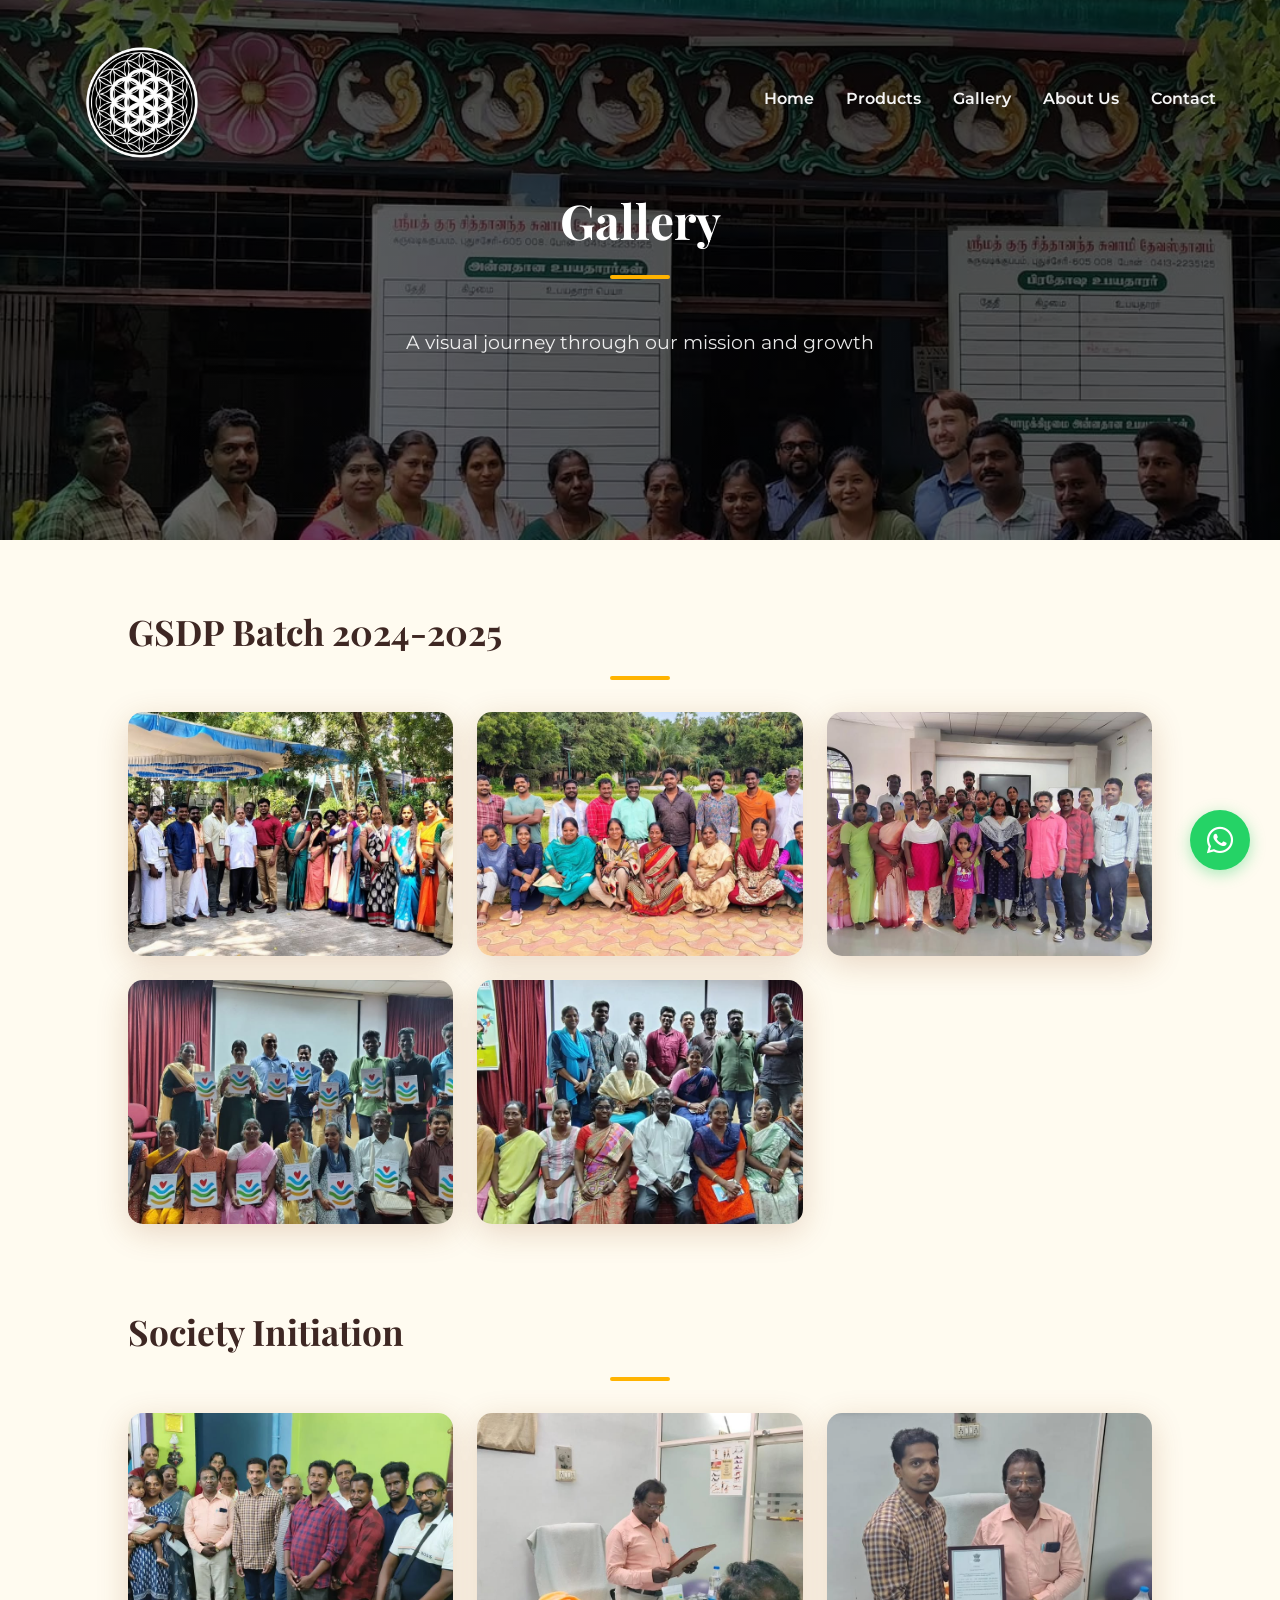
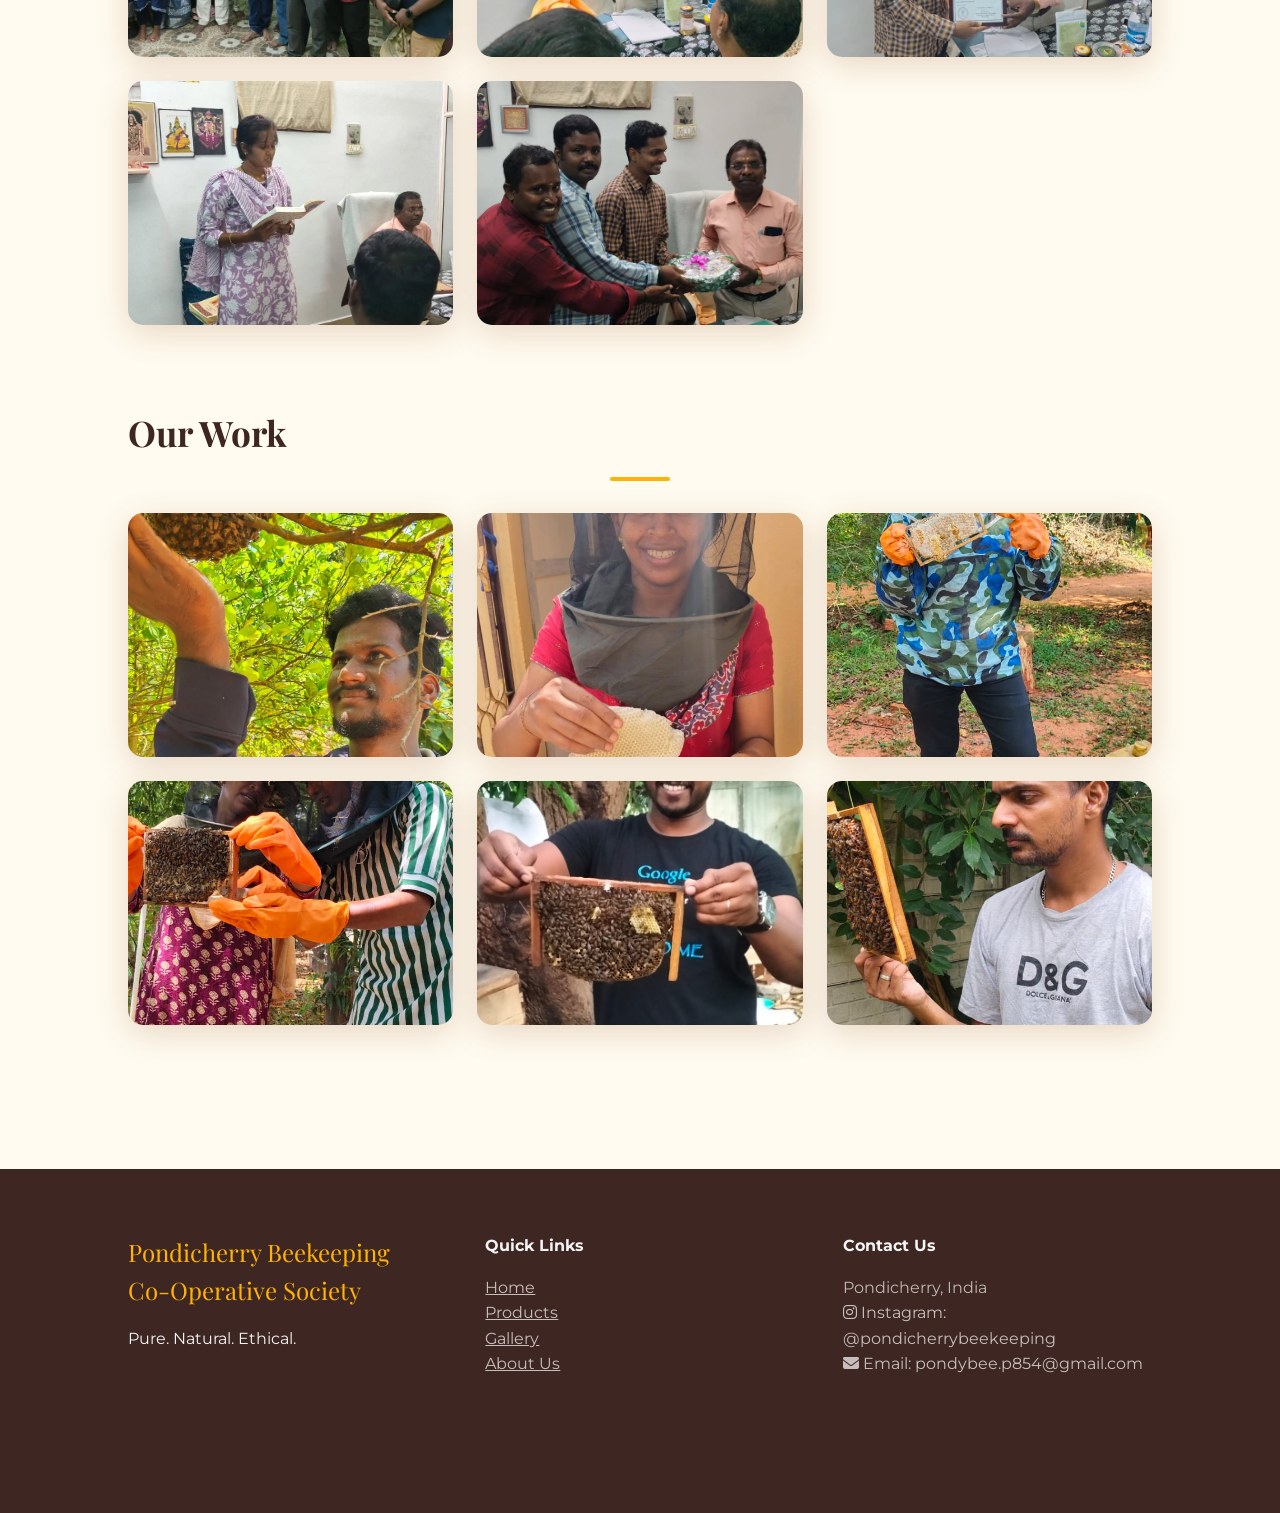
<file: gallery.html>
<!DOCTYPE html>
<html lang="en">

<head>
    <!-- Google tag (gtag.js) -->
    <script async src="https://www.googletagmanager.com/gtag/js?id=G-ML1HF67XV4"></script>
    <script>
      window.dataLayer = window.dataLayer || [];
      function gtag(){dataLayer.push(arguments);}
      gtag('js', new Date());

      gtag('config', 'G-ML1HF67XV4');
    </script>

    <meta charset="UTF-8">
    <meta name="viewport" content="width=device-width, initial-scale=1.0">
    <title>Gallery | Pondy Bee - Capturing Our Journey</title>
    <meta name="description"
        content="Glimpses of Pondicherry Beekeeping Co-operative Society activities, GSDP batch sessions, and society initiation.">
    <link rel="stylesheet" href="style.css">
    <link rel="stylesheet" href="https://cdnjs.cloudflare.com/ajax/libs/font-awesome/6.4.0/css/all.min.css">
    <style>
        .gallery-hero {
            height: 60vh;
            background: linear-gradient(rgba(0, 0, 0, 0.6), rgba(0, 0, 0, 0.6)), url('images/gallery/IMG-20260503-WA0037.jpg');
            background-size: cover;
            background-position: center;
            display: flex;
            align-items: center;
            justify-content: center;
            text-align: center;
            color: white;
        }

        .gallery-section {
            padding: 4rem 10%;
        }

        .gallery-category {
            margin-bottom: 5rem;
        }

        .gallery-grid {
            display: grid;
            grid-template-columns: repeat(auto-fill, minmax(300px, 1fr));
            gap: 1.5rem;
            margin-top: 2rem;
        }

        .gallery-item {
            position: relative;
            overflow: hidden;
            border-radius: 15px;
            box-shadow: var(--shadow);
            aspect-ratio: 4/3;
            cursor: pointer;
        }

        .gallery-item img {
            width: 100%;
            height: 100%;
            object-fit: cover;
            transition: transform 0.5s ease;
        }

        .gallery-item:hover img {
            transform: scale(1.1);
        }

        .gallery-overlay {
            position: absolute;
            top: 0;
            left: 0;
            width: 100%;
            height: 100%;
            background: rgba(0, 0, 0, 0.3);
            opacity: 0;
            transition: opacity 0.3s ease;
            display: flex;
            align-items: center;
            justify-content: center;
        }

        .gallery-item:hover .gallery-overlay {
            opacity: 1;
        }

        .gallery-overlay i {
            color: white;
            font-size: 2rem;
        }

        @media (max-width: 768px) {
            .gallery-hero {
                height: 50vh;
            }

            .gallery-section {
                padding: 4rem 5%;
            }

            .gallery-grid {
                display: flex;
                overflow-x: auto;
                scroll-snap-type: x mandatory;
                scroll-padding: 0 5%;
                gap: 1rem;
                padding: 0 5% 1.5rem;
                margin: 0 -5.5%; /* Adjust to match .gallery-section padding */
                scrollbar-width: none;
                -ms-overflow-style: none;
                -webkit-overflow-scrolling: touch;
            }

            .gallery-grid::-webkit-scrollbar {
                display: none;
            }

            .gallery-item {
                flex: 0 0 80vw;
                scroll-snap-align: start;
                aspect-ratio: 4/3;
            }
        }

        /* Lightbox Styles */
        .lightbox {
            display: none;
            position: fixed;
            z-index: 2000;
            left: 0;
            top: 0;
            width: 100%;
            height: 100%;
            background-color: rgba(0, 0, 0, 0.9);
            backdrop-filter: blur(8px);
            justify-content: center;
            align-items: center;
            opacity: 0;
            transition: opacity 0.3s ease;
        }

        .lightbox.active {
            display: flex;
            opacity: 1;
        }

        .lightbox-content {
            max-width: 90%;
            max-height: 85vh;
            border-radius: 10px;
            box-shadow: 0 0 30px rgba(0,0,0,0.5);
            transform: scale(0.8);
            transition: transform 0.3s cubic-bezier(0.4, 0, 0.2, 1);
        }

        .lightbox.active .lightbox-content {
            transform: scale(1);
        }

        .close-lightbox {
            position: absolute;
            top: 30px;
            right: 40px;
            color: white;
            font-size: 40px;
            font-weight: 300;
            cursor: pointer;
            transition: 0.3s;
            z-index: 2001;
        }

        .close-lightbox:hover {
            color: var(--primary);
            transform: rotate(90deg);
        }

        .lightbox-nav {
            position: absolute;
            top: 50%;
            transform: translateY(-50%);
            color: white;
            font-size: 30px;
            cursor: pointer;
            padding: 10px;
            background: rgba(255, 255, 255, 0.1);
            border-radius: 50%;
            width: 60px;
            height: 60px;
            display: flex;
            align-items: center;
            justify-content: center;
            transition: 0.3s;
            user-select: none;
            z-index: 2002;
        }

        .lightbox-nav:hover {
            background: rgba(255, 255, 255, 0.2);
            color: var(--primary);
        }

        .prev-btn {
            left: 30px;
        }

        .next-btn {
            right: 30px;
        }

        @media (max-width: 768px) {
            .lightbox-nav {
                width: 45px;
                height: 45px;
                font-size: 20px;
                background: rgba(0, 0, 0, 0.3);
            }

            .prev-btn {
                left: 10px;
            }

            .next-btn {
                right: 10px;
            }
        }
    </style>
</head>

<body>

    <header id="header">
        <a href="index.html" class="logo">
            <img src="images/logo-trans.png" alt="Pondy Bee Logo" id="main-logo">
        </a>
        <nav>
            <ul id="nav-menu">
                <li><a href="index.html">Home</a></li>
                <li><a href="index.html#products">Products</a></li>
                <li><a href="gallery.html" class="active">Gallery</a></li>
                <li><a href="about-us.html">About Us</a></li>
                <li><a href="https://www.instagram.com/pondicherrybeekeeping/?hl=en" target="_blank">Contact</a></li>
            </ul>
        </nav>
        <div class="menu-toggle" id="mobile-menu">
            <i class="fas fa-bars"></i>
        </div>
    </header>

    <section class="gallery-hero">
        <div class="reveal">
            <h1 class="section-title" style="color: white; border-bottom: none;">Gallery</h1>
            <p style="font-size: 1.2rem; opacity: 0.9;">A visual journey through our mission and growth</p>
        </div>
    </section>

    <section class="gallery-section">

        <div class="gallery-category reveal">
            <h2 class="section-title" style="text-align: left; font-size: 2.2rem; margin-bottom: 1rem;">GSDP Batch
                2024-2025</h2>
            <div class="gallery-grid">
                <div class="gallery-item">
                    <img src="images/gallery/class/1.jpeg" alt="GSDP Batch Session">
                    <div class="gallery-overlay"><i class="fas fa-search-plus"></i></div>
                </div>
                <div class="gallery-item">
                    <img src="images/gallery/class/WhatsApp Image 2026-05-03 at 17.25.06.jpeg" alt="GSDP Batch Session">
                    <div class="gallery-overlay"><i class="fas fa-search-plus"></i></div>
                </div>
                <div class="gallery-item">
                    <img src="images/gallery/class/WhatsApp Image 2026-05-03 at 17.25.06 (1).jpeg"
                        alt="GSDP Batch Session">
                    <div class="gallery-overlay"><i class="fas fa-search-plus"></i></div>
                </div>
                <div class="gallery-item">
                    <img src="images/gallery/class/WhatsApp Image 2026-05-03 at 17.25.07.jpeg" alt="GSDP Batch Session">
                    <div class="gallery-overlay"><i class="fas fa-search-plus"></i></div>
                </div>
                <div class="gallery-item">
                    <img src="images/gallery/class/WhatsApp Image 2026-05-03 at 17.25.07 (1).jpeg"
                        alt="GSDP Batch Session">
                    <div class="gallery-overlay"><i class="fas fa-search-plus"></i></div>
                </div>
            </div>
        </div>

        <div class="gallery-category reveal">
            <h2 class="section-title" style="text-align: left; font-size: 2.2rem; margin-bottom: 1rem;">Society
                Initiation</h2>
            <div class="gallery-grid">

                <div class="gallery-item">
                    <img src="images/gallery/Society_Initiation/WhatsApp Image 2026-05-03 at 17.28.47.jpeg"
                        alt="Society Initiation">
                    <div class="gallery-overlay"><i class="fas fa-search-plus"></i></div>
                </div>
                <div class="gallery-item">
                    <img src="images/gallery/Society_Initiation/WhatsApp Image 2026-05-03 at 17.28.47 (1).jpeg"
                        alt="Society Initiation">
                    <div class="gallery-overlay"><i class="fas fa-search-plus"></i></div>
                </div>


                <div class="gallery-item">
                    <img src="images/gallery/Society_Initiation/WhatsApp Image 2026-05-03 at 17.28.46.jpeg"
                        alt="Society Initiation">
                    <div class="gallery-overlay"><i class="fas fa-search-plus"></i></div>
                </div>
                <div class="gallery-item">
                    <img src="images/gallery/Society_Initiation/WhatsApp Image 2026-05-03 at 17.28.46 (1).jpeg"
                        alt="Society Initiation">
                    <div class="gallery-overlay"><i class="fas fa-search-plus"></i></div>
                </div>
                <div class="gallery-item">
                    <img src="images/gallery/Society_Initiation/WhatsApp Image 2026-05-03 at 17.28.46 (2).jpeg"
                        alt="Society Initiation">
                    <div class="gallery-overlay"><i class="fas fa-search-plus"></i></div>
                </div>

            </div>
        </div>

        <div class="gallery-category reveal">
            <h2 class="section-title" style="text-align: left; font-size: 2.2rem; margin-bottom: 1rem;">Our Work</h2>
            <div class="gallery-grid">
                <div class="gallery-item">
                    <img src="images/gallery/work/1.jpeg" alt="Our Work">
                    <div class="gallery-overlay"><i class="fas fa-search-plus"></i></div>
                </div>
                <div class="gallery-item">
                    <img src="images/gallery/work/2.jpeg" alt="Our Work">
                    <div class="gallery-overlay"><i class="fas fa-search-plus"></i></div>
                </div>
                <div class="gallery-item">
                    <img src="images/gallery/work/3.jpeg" alt="Our Work">
                    <div class="gallery-overlay"><i class="fas fa-search-plus"></i></div>
                </div>
                <div class="gallery-item">
                    <img src="images/gallery/work/4.jpeg" alt="Our Work">
                    <div class="gallery-overlay"><i class="fas fa-search-plus"></i></div>
                </div>
                <div class="gallery-item">
                    <img src="images/gallery/work/5.jpeg" alt="Our Work">
                    <div class="gallery-overlay"><i class="fas fa-search-plus"></i></div>
                </div>
                <div class="gallery-item">
                    <img src="images/gallery/work/6.jpeg" alt="Our Work">
                    <div class="gallery-overlay"><i class="fas fa-search-plus"></i></div>
                </div>
            </div>
        </div>

    </section>

    <footer id="contact">
        <div class="footer-content">
            <div class="reveal">
                <div class="footer-logo">Pondicherry Beekeeping Co-Operative Society</div>
                <p>Pure. Natural. Ethical.</p>
            </div>
            <div class="reveal">
                <h4>Quick Links</h4>
                <ul style="list-style: none; margin-top: 1rem;">
                    <li><a href="index.html" style="color: white; opacity: 0.7;">Home</a></li>
                    <li><a href="index.html#products" style="color: white; opacity: 0.7;">Products</a></li>
                    <li><a href="gallery.html" style="color: white; opacity: 0.7;">Gallery</a></li>
                    <li><a href="about-us.html" style="color: white; opacity: 0.7;">About Us</a></li>
                </ul>
            </div>
            <div class="reveal">
                <h4>Contact Us</h4>
                <p style="margin-top: 1rem; opacity: 0.7;">Pondicherry, India</p>
                <p style="opacity: 0.7;"><a href="https://www.instagram.com/pondicherrybeekeeping/?hl=en"
                        target="_blank" style="color: white; text-decoration: none;"><i class="fab fa-instagram"></i>
                        Instagram: @pondicherrybeekeeping</a></p>
                <p style="opacity: 0.7;"><a href="mailto:pondybee.p854@gmail.com"
                        style="color: white; text-decoration: none;"><i class="fas fa-envelope"></i> Email:
                        pondybee.p854@gmail.com</a></p>
            </div>
        </div>
        <div class="footer-bottom reveal">
            &copy; 2026 Pondicherry Bee-Keeping Co-operative Society. All rights reserved.
        </div>
    </footer>

    <div id="lightbox" class="lightbox">
        <span class="close-lightbox">&times;</span>
        <div class="lightbox-nav prev-btn"><i class="fas fa-chevron-left"></i></div>
        <img class="lightbox-content" id="lightbox-img">
        <div class="lightbox-nav next-btn"><i class="fas fa-chevron-right"></i></div>
    </div>

    <script src="script.js"></script>
    <a href="https://wa.me/916382451476" class="whatsapp-float" target="_blank">
        <i class="fab fa-whatsapp"></i>
    </a>

</body>

</html>
</file>
<file: style.css>
@import url('https://fonts.googleapis.com/css2?family=Montserrat:wght@300;400;600&family=Playfair+Display:wght@700;900&display=swap');

:root {
    --primary: #FFB300;
    --primary-light: #FFD54F;
    --primary-dark: #FFA000;
    --secondary: #3E2723;
    --accent: #FF6F00;
    --bg-light: #FFFBF0;
    --text-dark: #212121;
    --text-light: #F5F5F5;
    --glass: rgba(255, 255, 255, 0.8);
    --shadow: 0 8px 32px 0 rgba(139, 69, 19, 0.2);
}

* {
    margin: 0;
    padding: 0;
    box-sizing: border-box;
}

body {
    font-family: 'Montserrat', sans-serif;
    background-color: var(--bg-light);
    color: var(--text-dark);
    line-height: 1.6;
    overflow-x: hidden;
}

h1,
h2,
h3 {
    font-family: 'Playfair Display', serif;
}

/* Scroll Smoothing */
html {
    scroll-behavior: smooth;
    overflow-x: hidden;
}

/* Header & Navigation */
header {
    position: fixed;
    top: 0;
    width: 100%;
    padding: 1.5rem 5%;
    display: flex;
    justify-content: space-between;
    align-items: center;
    z-index: 1000;
    transition: all 0.3s ease;
    background: transparent;
}

header.scrolled {
    background: var(--glass);
    backdrop-filter: blur(10px);
    padding: 0.5rem 5%;
    box-shadow: var(--shadow);
}

#main-logo {
    height: 150px;
    width: auto;
    transition: all 0.3s ease;
    filter: drop-shadow(0 0 10px rgba(0, 0, 0, 0.1));
}

header.scrolled #main-logo {
    height: 80px;
}

.logo {
    display: flex;
    align-items: center;
}

.logo i {
    color: var(--primary);
}

nav ul {
    display: flex;
    list-style: none;
    gap: 2rem;
}

nav a {
    text-decoration: none;
    color: var(--secondary);
    font-weight: 600;
    transition: color 0.3s;
}

header:not(.scrolled) nav a {
    color: var(--text-light);
}

nav a:hover {
    color: var(--primary-dark);
}

.menu-toggle {
    display: none;
    font-size: 1.5rem;
    color: var(--secondary);
    cursor: pointer;
    transition: color 0.3s;
}

header:not(.scrolled) .menu-toggle {
    color: var(--text-light);
}

/* Hero Section */
.hero {
    height: 100vh;
    background-color: #121212;
    display: flex;
    flex-direction: column;
    justify-content: center;
    align-items: center;
    text-align: center;
    color: var(--text-light);
    padding: 0 5%;
}

.hero-content {
    display: flex;
    flex-direction: column;
    align-items: center;
}

.hero-logo {
    height: 200px;
    width: auto;
    margin-bottom: 2rem;
    filter: drop-shadow(0 0 20px rgba(0, 0, 0, 0.3));
}

.hero h1 {
    font-size: 3.5rem;
    margin-bottom: 1rem;
    text-shadow: 2px 2px 10px rgba(0, 0, 0, 0.5);
    line-height: 1.2;
    display: flex;
    align-items: baseline;
    justify-content: center;
    gap: 1.5rem;
}

.reg-no {
    font-size: 1.2rem;
    font-weight: 600;
    /* color: var(--primary); */
    /* letter-spacing: 2px; */
    /* background: rgba(0,0,0,0.3); */
    /* padding: 0.2rem 1rem;
    border-radius: 5px; */
    font-family: 'Montserrat', sans-serif;
}

.hero-title .title-text {
    display: inline;
}

.hero-title .main-title,
.hero-title .sub-title {
    font-size: inherit;
    font-weight: inherit;
}

.tamil-subtitle {
    font-size: 2rem;
    margin-bottom: 1.5rem;
    font-weight: 400;
    color: var(--primary-light);
    font-style: italic;
}

.mission-text {
    font-size: 1.2rem;
    max-width: 800px;
    margin: 0 auto 2.5rem;
    opacity: 0.8;
}

.btn {
    padding: 1rem 2.5rem;
    background-color: var(--primary);
    color: var(--secondary);
    text-decoration: none;
    font-weight: 700;
    border-radius: 50px;
    transition: all 0.3s ease;
    box-shadow: 0 4px 15px rgba(255, 179, 0, 0.4);
}

.btn:hover {
    transform: translateY(-3px);
    box-shadow: 0 6px 20px rgba(255, 179, 0, 0.6);
}

/* Sections Global */
section {
    padding: 6rem 10%;
}

.section-title {
    text-align: center;
    font-size: 3rem;
    margin-bottom: 3rem;
    color: var(--secondary);
    position: relative;
}

.section-title::after {
    content: '';
    display: block;
    width: 60px;
    height: 4px;
    background: var(--primary);
    margin: 1rem auto;
    border-radius: 2px;
}

/* Products Grid */
.product-category {
    margin-bottom: 4rem;
}

.product-category h3 {
    font-size: 2rem;
    margin-bottom: 2rem;
    color: var(--accent);
}

.products-grid {
    display: grid;
    grid-template-columns: repeat(auto-fill, minmax(280px, 1fr));
    gap: 2.5rem;
}

.product-card {
    background: white;
    border-radius: 20px;
    padding: 2rem;
    text-align: center;
    box-shadow: var(--shadow);
    transition: all 0.3s ease;
    border: 1px solid rgba(255, 179, 0, 0.1);
    cursor: pointer;
}

.product-card:hover {
    transform: translateY(-10px);
    border-color: var(--primary);
}

.product-icon {
    font-size: 3rem;
    color: var(--primary);
    margin-bottom: 1.5rem;
}

.product-card h4 {
    font-size: 1.5rem;
    margin-bottom: 1rem;
    color: var(--secondary);
}

/* Society Section */
.society {
    background-color: #FAFAFA;
    display: grid;
    grid-template-columns: 1fr 1fr;
    gap: 4rem;
    align-items: center;
}

.society-img {
    width: 100%;
    border-radius: 30px;
    box-shadow: var(--shadow);
}

.society-content h2 {
    font-size: 2.5rem;
    margin-bottom: 1.5rem;
    color: var(--secondary);
}

/* Footer */
footer {
    background-color: var(--secondary);
    color: var(--text-light);
    padding: 4rem 10% 2rem;
    text-align: center;
}

.footer-content {
    display: grid;
    grid-template-columns: repeat(auto-fit, minmax(200px, 1fr));
    gap: 3rem;
    margin-bottom: 3rem;
    text-align: left;
}

.footer-logo {
    font-family: 'Playfair Display', serif;
    font-size: 1.5rem;
    margin-bottom: 1rem;
    color: var(--primary);
}

.footer-bottom {
    border-top: 1px solid rgba(255, 255, 255, 0.1);
    padding-top: 2rem;
    font-size: 0.9rem;
    opacity: 0.6;
}

/* Mobile Responsive */
@media (max-width: 768px) {
    /* Mobile Menu Styling */
    .menu-toggle {
        display: block;
        z-index: 1001;
        position: relative;
    }

    header.scrolled .menu-toggle {
        color: var(--secondary);
    }

    nav {
        position: fixed;
        top: 0;
        right: -100%;
        width: 80%;
        height: 100vh;
        background: white;
        box-shadow: -10px 0 30px rgba(0,0,0,0.1);
        transition: 0.4s cubic-bezier(0.4, 0, 0.2, 1);
        display: flex;
        flex-direction: column;
        align-items: center;
        justify-content: center;
        padding: 2rem;
        z-index: 1000;
    }

    nav.active {
        right: 0;
    }

    nav ul {
        flex-direction: column;
        align-items: center;
        gap: 2.5rem;
        width: 100%;
    }

    nav a {
        font-size: 1.5rem;
        color: var(--secondary) !important;
        width: 100%;
        text-align: center;
        padding: 1rem;
    }

    .hero h1 {
        font-size: 2.5rem;
        flex-direction: column;
        align-items: center;
        gap: 0.5rem;
    }

    .hero-title .title-text {
        display: flex;
        flex-direction: column;
        align-items: center;
        gap: 0.25rem;
    }

    .hero-title .main-title {
        font-size: clamp(1.4rem, 8vw, 2.2rem);
        white-space: nowrap;
    }

    .hero-title .sub-title {
        font-size: clamp(1.3rem, 6.5vw, 1.8rem);
    }

    .hero-logo {
        height: 120px;
        margin-bottom: 1.5rem;
    }

    .reg-no {
        display: block;
        font-size: clamp(0.9rem, 4.5vw, 1.1rem);
    }

    .tamil-subtitle {
        font-size: clamp(0.85rem, 4vw, 1.15rem);
        white-space: nowrap;
    }

    .mission-text {
        font-size: 0.8rem;
    }

    .society {
        grid-template-columns: 1fr;
    }

    section {
        padding: 4rem 5%;
    }

    .logo {
        display: none;
    }

    .products-grid {
        display: flex;
        overflow-x: auto;
        scroll-snap-type: x mandatory;
        gap: 1.5rem;
        padding: 1rem 5% 2rem;
        margin: 0 -5.5%; /* Counteracting section padding (5%) */
        scrollbar-width: none;
        -ms-overflow-style: none;
    }

    .products-grid::-webkit-scrollbar {
        display: none;
    }

    .product-card {
        flex: 0 0 280px;
        scroll-snap-align: start;
    }

    /* Could add a hamburger menu if needed */
}

/* Animations */
.reveal {
    opacity: 0;
    transform: translateY(30px);
    transition: all 0.8s ease-out;
}

.reveal.active {
    opacity: 1;
    transform: translateY(0);
}
/* WhatsApp Button */
.whatsapp-float {
    position: fixed;
    bottom: 30px;
    right: 30px;
    background-color: #25d366;
    color: white;
    width: 60px;
    height: 60px;
    border-radius: 50%;
    display: flex;
    align-items: center;
    justify-content: center;
    font-size: 30px;
    box-shadow: 0 4px 15px rgba(37, 211, 102, 0.4);
    z-index: 2000;
    transition: all 0.3s ease;
    text-decoration: none;
}

.whatsapp-float:hover {
    transform: scale(1.1);
    box-shadow: 0 6px 20px rgba(37, 211, 102, 0.6);
    color: white;
}

@media (max-width: 768px) {
    .whatsapp-float {
        bottom: 20px;
        right: 20px;
        width: 50px;
        height: 50px;
        font-size: 25px;
    }
}
</file>
<file: 1/style.css>
@import url('https://fonts.googleapis.com/css2?family=Montserrat:wght@300;400;600&family=Playfair+Display:wght@700;900&display=swap');

:root {
    --primary: #FFB300;
    --primary-light: #FFD54F;
    --primary-dark: #FFA000;
    --secondary: #3E2723;
    --accent: #FF6F00;
    --bg-light: #FFFBF0;
    --text-dark: #212121;
    --text-light: #F5F5F5;
    --glass: rgba(255, 255, 255, 0.8);
    --shadow: 0 8px 32px 0 rgba(139, 69, 19, 0.2);
}

* {
    margin: 0;
    padding: 0;
    box-sizing: border-box;
}

body {
    font-family: 'Montserrat', sans-serif;
    background-color: var(--bg-light);
    color: var(--text-dark);
    line-height: 1.6;
    overflow-x: hidden;
}

h1,
h2,
h3 {
    font-family: 'Playfair Display', serif;
}

/* Scroll Smoothing */
html {
    scroll-behavior: smooth;
}

/* Header & Navigation */
header {
    position: fixed;
    top: 0;
    width: 100%;
    padding: 1.5rem 5%;
    display: flex;
    justify-content: space-between;
    align-items: center;
    z-index: 1000;
    transition: all 0.3s ease;
    background: transparent;
}

header.scrolled {
    background: var(--glass);
    backdrop-filter: blur(10px);
    padding: 0.5rem 5%;
    box-shadow: var(--shadow);
}

#main-logo {
    height: 150px;
    width: auto;
    transition: all 0.3s ease;
    filter: drop-shadow(0 0 10px rgba(0, 0, 0, 0.1));
}

header.scrolled #main-logo {
    height: 80px;
}

.logo {
    display: flex;
    align-items: center;
}

.logo i {
    color: var(--primary);
}

nav ul {
    display: flex;
    list-style: none;
    gap: 2rem;
}

nav a {
    text-decoration: none;
    color: var(--secondary);
    font-weight: 600;
    transition: color 0.3s;
}

header:not(.scrolled) nav a {
    color: var(--text-light);
}

nav a:hover {
    color: var(--primary-dark);
}

.menu-toggle {
    display: none;
    font-size: 1.5rem;
    color: var(--secondary);
    cursor: pointer;
    transition: color 0.3s;
}

header:not(.scrolled) .menu-toggle {
    color: var(--text-light);
}

/* Hero Section */
.hero {
    height: 100vh;
    background-color: #121212;
    display: flex;
    flex-direction: column;
    justify-content: center;
    align-items: center;
    text-align: center;
    color: var(--text-light);
    padding: 0 5%;
}

.hero-content {
    display: flex;
    flex-direction: column;
    align-items: center;
}

.hero-logo {
    height: 200px;
    width: auto;
    margin-bottom: 2rem;
    filter: drop-shadow(0 0 20px rgba(0, 0, 0, 0.3));
}

.hero h1 {
    font-size: 3.5rem;
    margin-bottom: 1rem;
    text-shadow: 2px 2px 10px rgba(0, 0, 0, 0.5);
    line-height: 1.2;
    display: flex;
    align-items: baseline;
    justify-content: center;
    gap: 1.5rem;
}

.reg-no {
    font-size: 1.2rem;
    font-weight: 600;
    /* color: var(--primary); */
    /* letter-spacing: 2px; */
    /* background: rgba(0,0,0,0.3); */
    /* padding: 0.2rem 1rem;
    border-radius: 5px; */
    font-family: 'Montserrat', sans-serif;
}

.tamil-subtitle {
    font-size: 2rem;
    margin-bottom: 1.5rem;
    font-weight: 400;
    color: var(--primary-light);
    font-style: italic;
}

.mission-text {
    font-size: 1.2rem;
    max-width: 800px;
    margin: 0 auto 2.5rem;
    opacity: 0.8;
}

.btn {
    padding: 1rem 2.5rem;
    background-color: var(--primary);
    color: var(--secondary);
    text-decoration: none;
    font-weight: 700;
    border-radius: 50px;
    transition: all 0.3s ease;
    box-shadow: 0 4px 15px rgba(255, 179, 0, 0.4);
}

.btn:hover {
    transform: translateY(-3px);
    box-shadow: 0 6px 20px rgba(255, 179, 0, 0.6);
}

/* Sections Global */
section {
    padding: 6rem 10%;
}

.section-title {
    text-align: center;
    font-size: 3rem;
    margin-bottom: 3rem;
    color: var(--secondary);
    position: relative;
}

.section-title::after {
    content: '';
    display: block;
    width: 60px;
    height: 4px;
    background: var(--primary);
    margin: 1rem auto;
    border-radius: 2px;
}

/* Products Grid */
.product-category {
    margin-bottom: 4rem;
}

.product-category h3 {
    font-size: 2rem;
    margin-bottom: 2rem;
    color: var(--accent);
}

.products-grid {
    display: grid;
    grid-template-columns: repeat(auto-fill, minmax(280px, 1fr));
    gap: 2.5rem;
}

.product-card {
    background: white;
    border-radius: 20px;
    padding: 2rem;
    text-align: center;
    box-shadow: var(--shadow);
    transition: all 0.3s ease;
    border: 1px solid rgba(255, 179, 0, 0.1);
}

.product-card:hover {
    transform: translateY(-10px);
    border-color: var(--primary);
}

.product-icon {
    font-size: 3rem;
    color: var(--primary);
    margin-bottom: 1.5rem;
}

.product-card h4 {
    font-size: 1.5rem;
    margin-bottom: 1rem;
    color: var(--secondary);
}

/* Society Section */
.society {
    background-color: #FAFAFA;
    display: grid;
    grid-template-columns: 1fr 1fr;
    gap: 4rem;
    align-items: center;
}

.society-img {
    width: 100%;
    border-radius: 30px;
    box-shadow: var(--shadow);
}

.society-content h2 {
    font-size: 2.5rem;
    margin-bottom: 1.5rem;
    color: var(--secondary);
}

/* Footer */
footer {
    background-color: var(--secondary);
    color: var(--text-light);
    padding: 4rem 10% 2rem;
    text-align: center;
}

.footer-content {
    display: grid;
    grid-template-columns: repeat(auto-fit, minmax(200px, 1fr));
    gap: 3rem;
    margin-bottom: 3rem;
    text-align: left;
}

.footer-logo {
    font-family: 'Playfair Display', serif;
    font-size: 1.5rem;
    margin-bottom: 1rem;
    color: var(--primary);
}

.footer-bottom {
    border-top: 1px solid rgba(255, 255, 255, 0.1);
    padding-top: 2rem;
    font-size: 0.9rem;
    opacity: 0.6;
}

/* Mobile Responsive */
@media (max-width: 768px) {
    /* Mobile Menu Styling */
    .menu-toggle {
        display: block;
        z-index: 1001;
        position: relative;
    }

    header.scrolled .menu-toggle {
        color: var(--secondary);
    }

    nav {
        position: fixed;
        top: 0;
        right: -100%;
        width: 80%;
        height: 100vh;
        background: white;
        box-shadow: -10px 0 30px rgba(0,0,0,0.1);
        transition: 0.4s cubic-bezier(0.4, 0, 0.2, 1);
        display: flex;
        flex-direction: column;
        align-items: center;
        justify-content: center;
        padding: 2rem;
        z-index: 1000;
    }

    nav.active {
        right: 0;
    }

    nav ul {
        flex-direction: column;
        align-items: center;
        gap: 2.5rem;
        width: 100%;
    }

    nav a {
        font-size: 1.5rem;
        color: var(--secondary) !important;
        width: 100%;
        text-align: center;
        padding: 1rem;
    }

    .hero h1 {
        font-size: 2.5rem;
        flex-direction: column;
        align-items: center;
        gap: 0.5rem;
    }

    .hero-logo {
        height: 120px;
        margin-bottom: 1.5rem;
    }

    .reg-no {
        display: block;
    }

    .society {
        grid-template-columns: 1fr;
    }

    .logo {
        display: none;
    }

    /* Could add a hamburger menu if needed */
}

/* Animations */
.reveal {
    opacity: 0;
    transform: translateY(30px);
    transition: all 0.8s ease-out;
}

.reveal.active {
    opacity: 1;
    transform: translateY(0);
}
</file>
